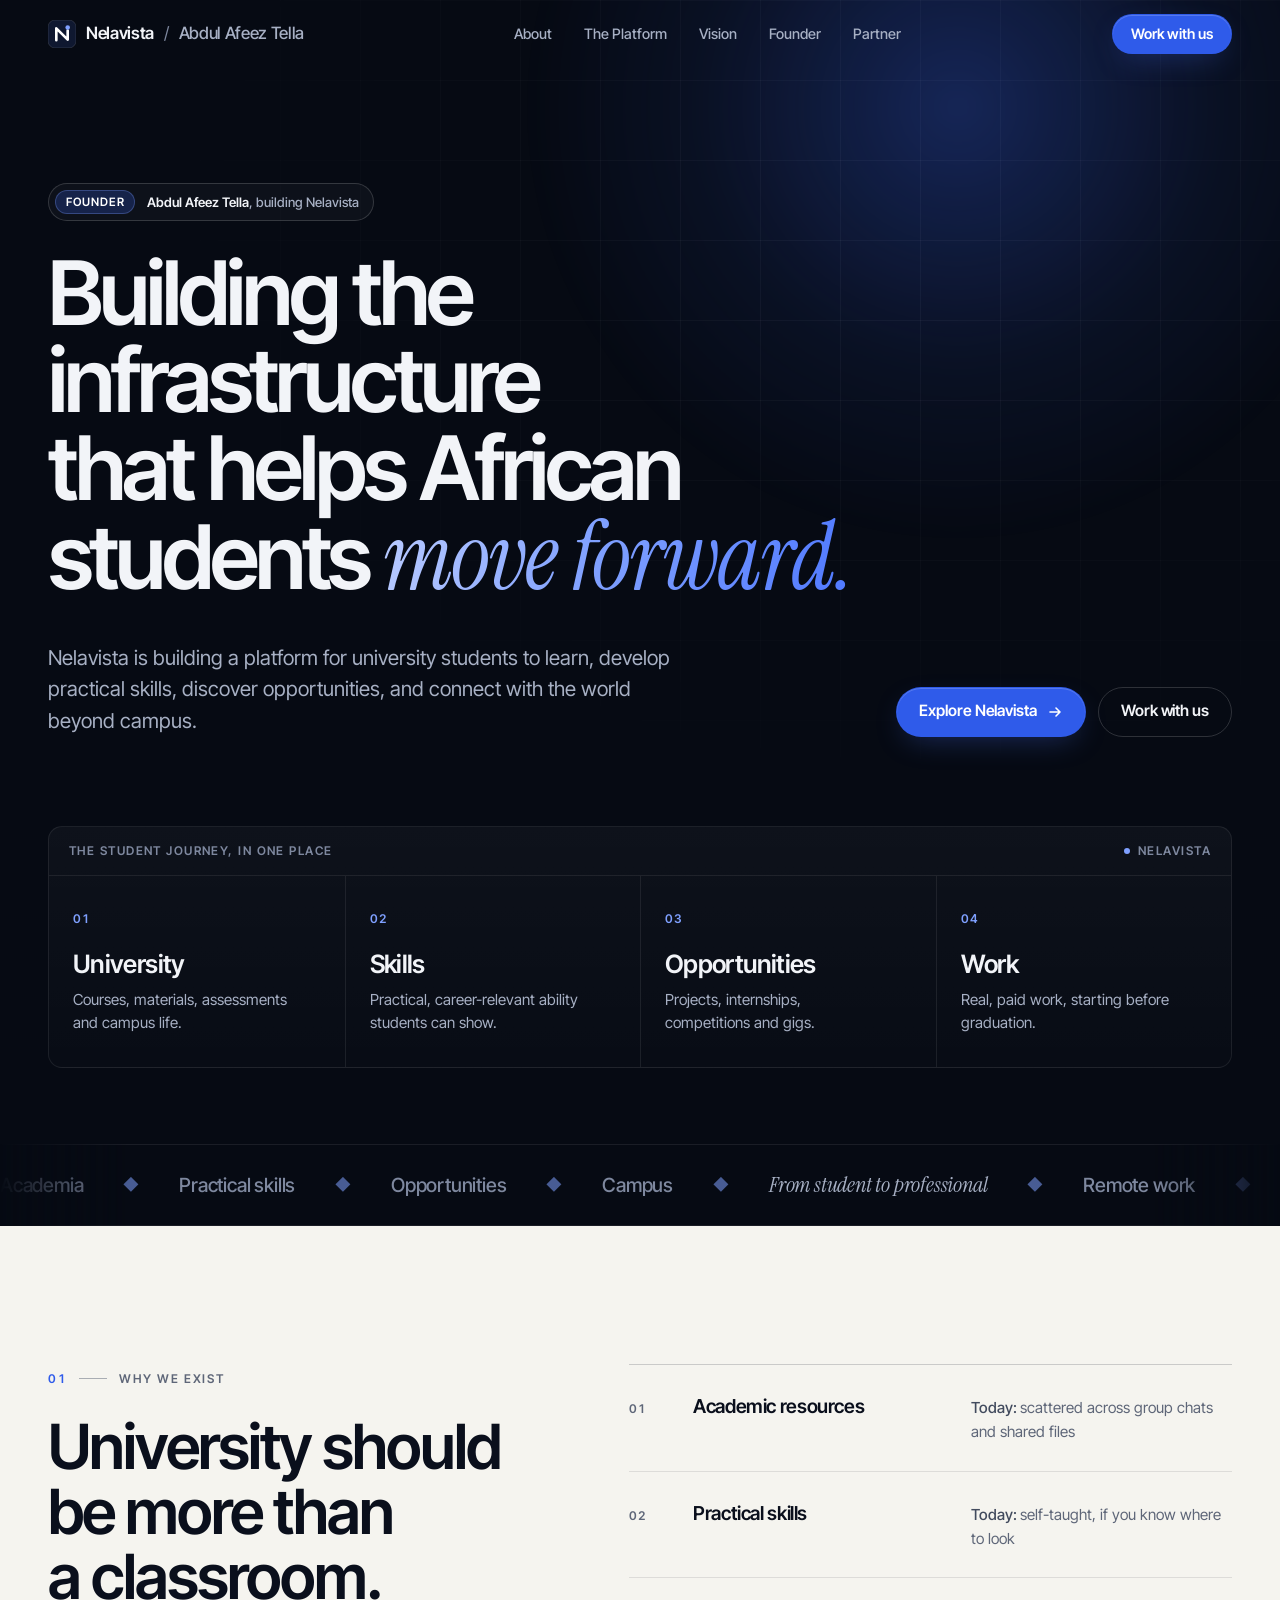
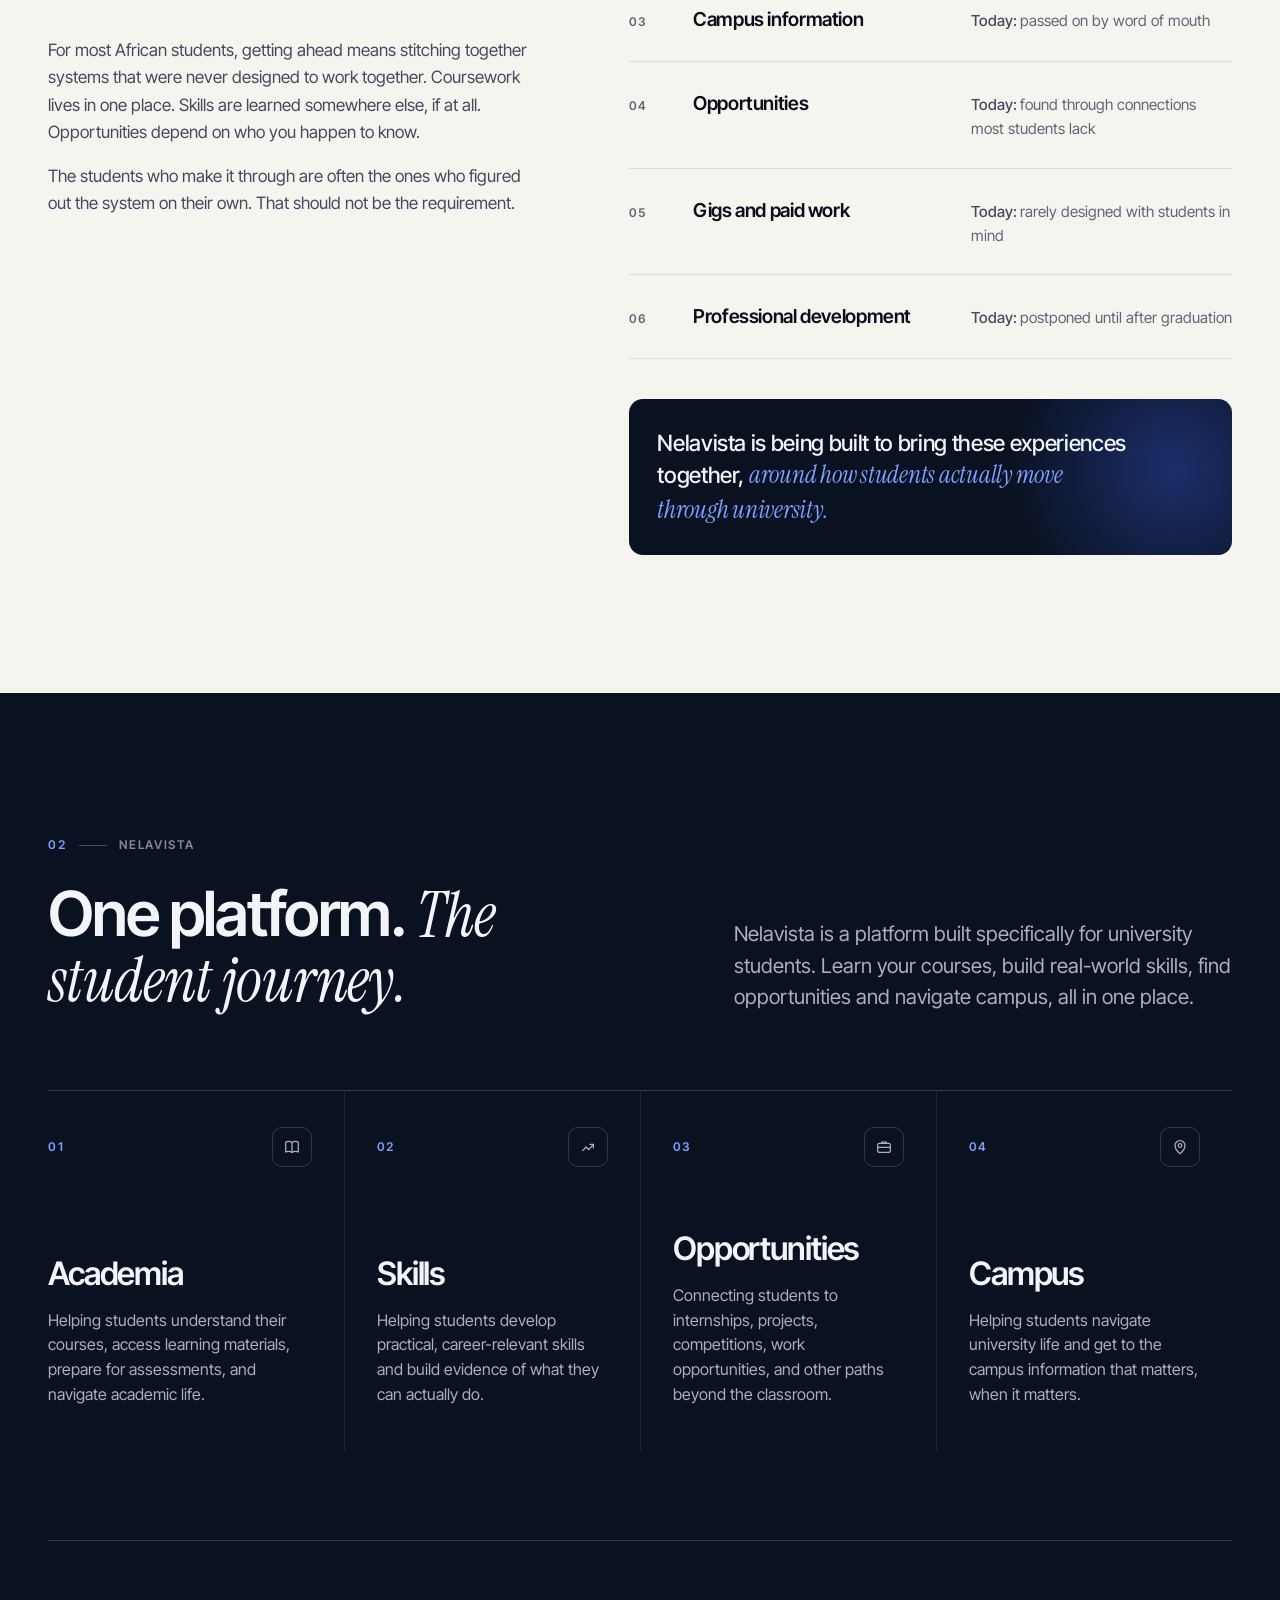
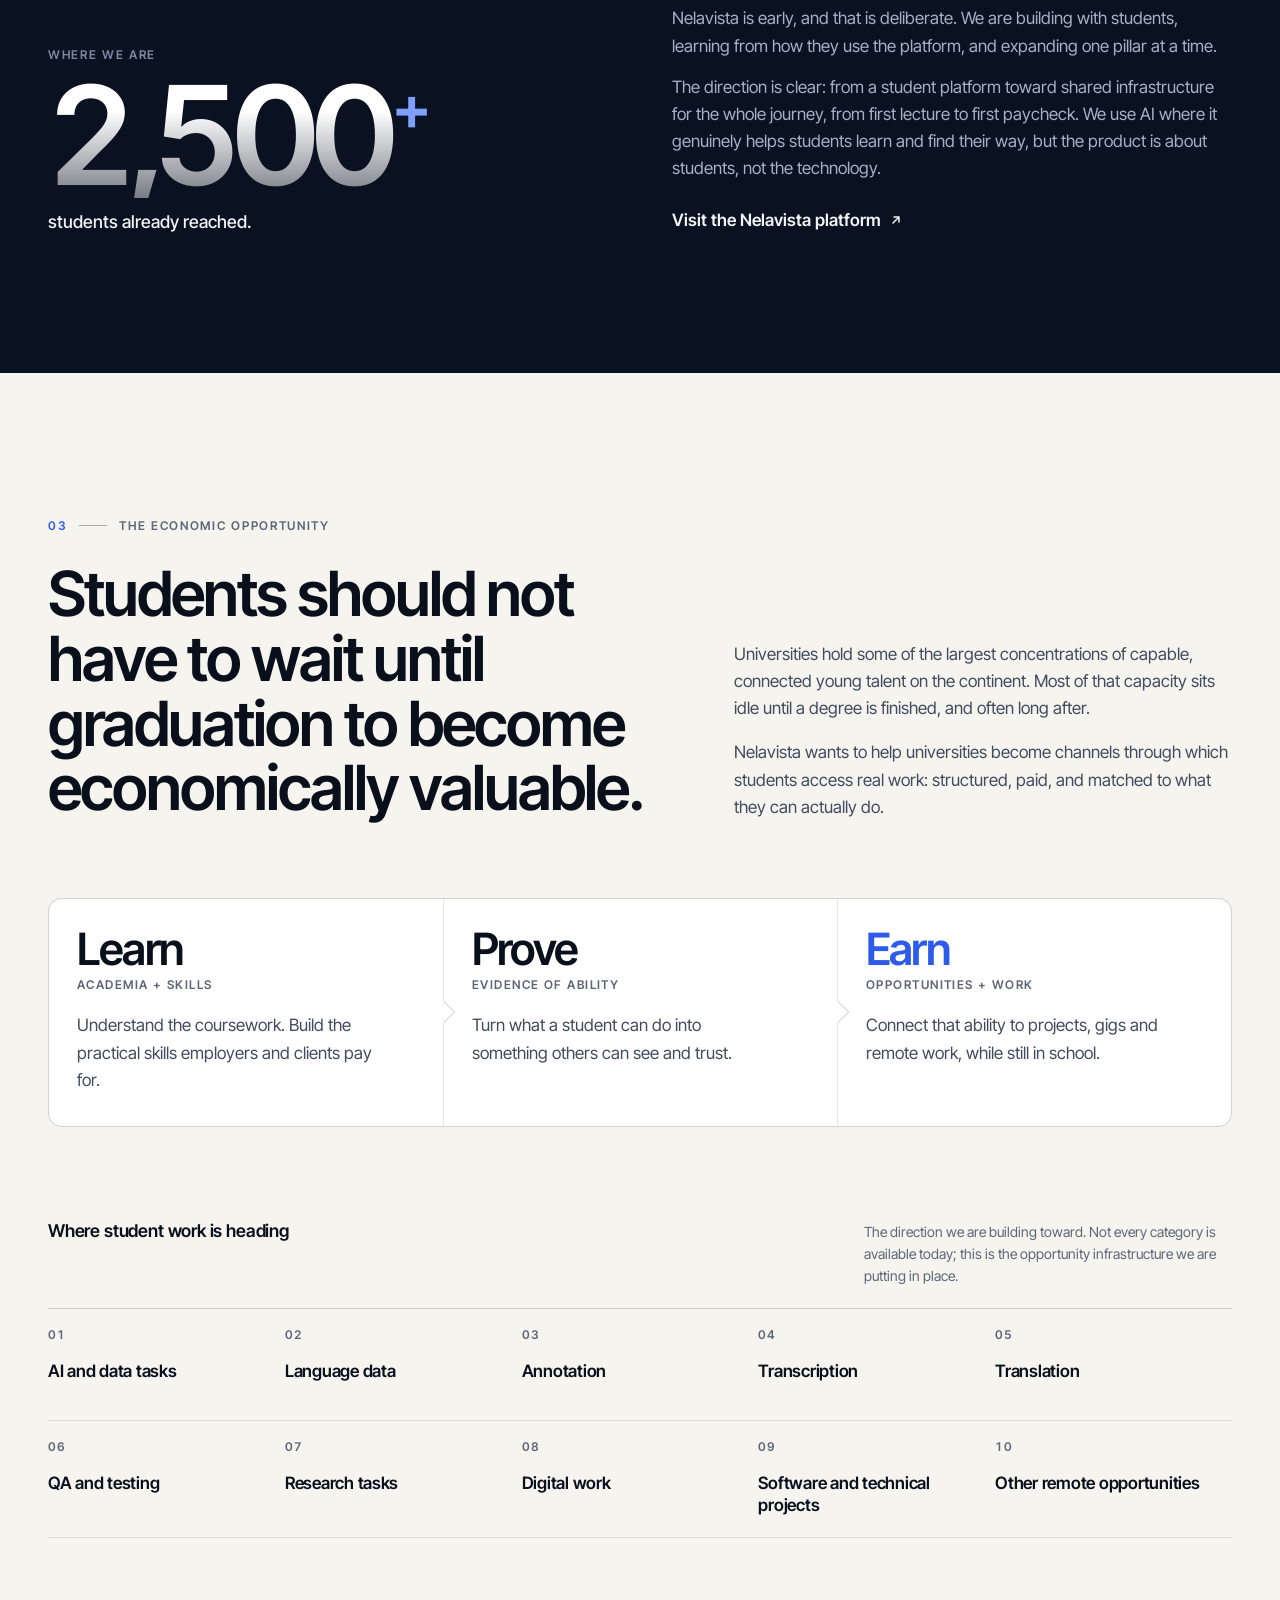
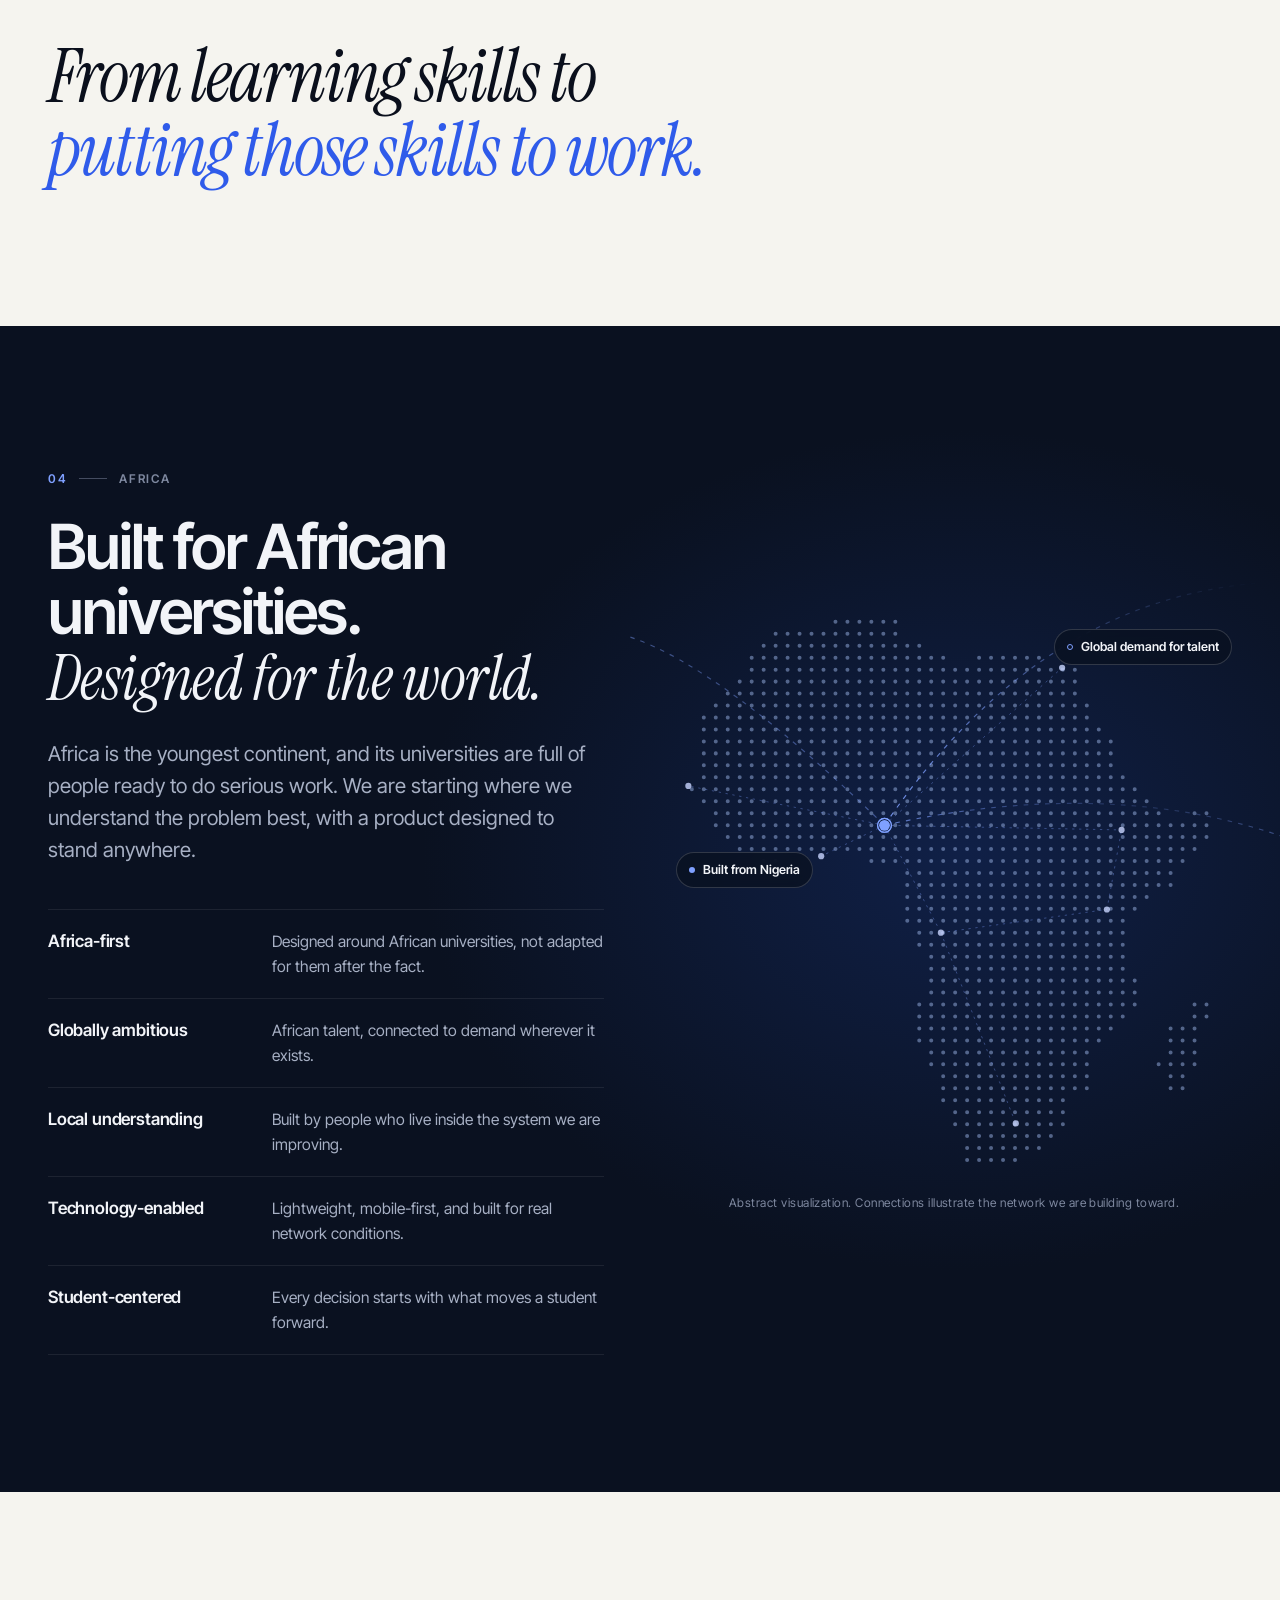
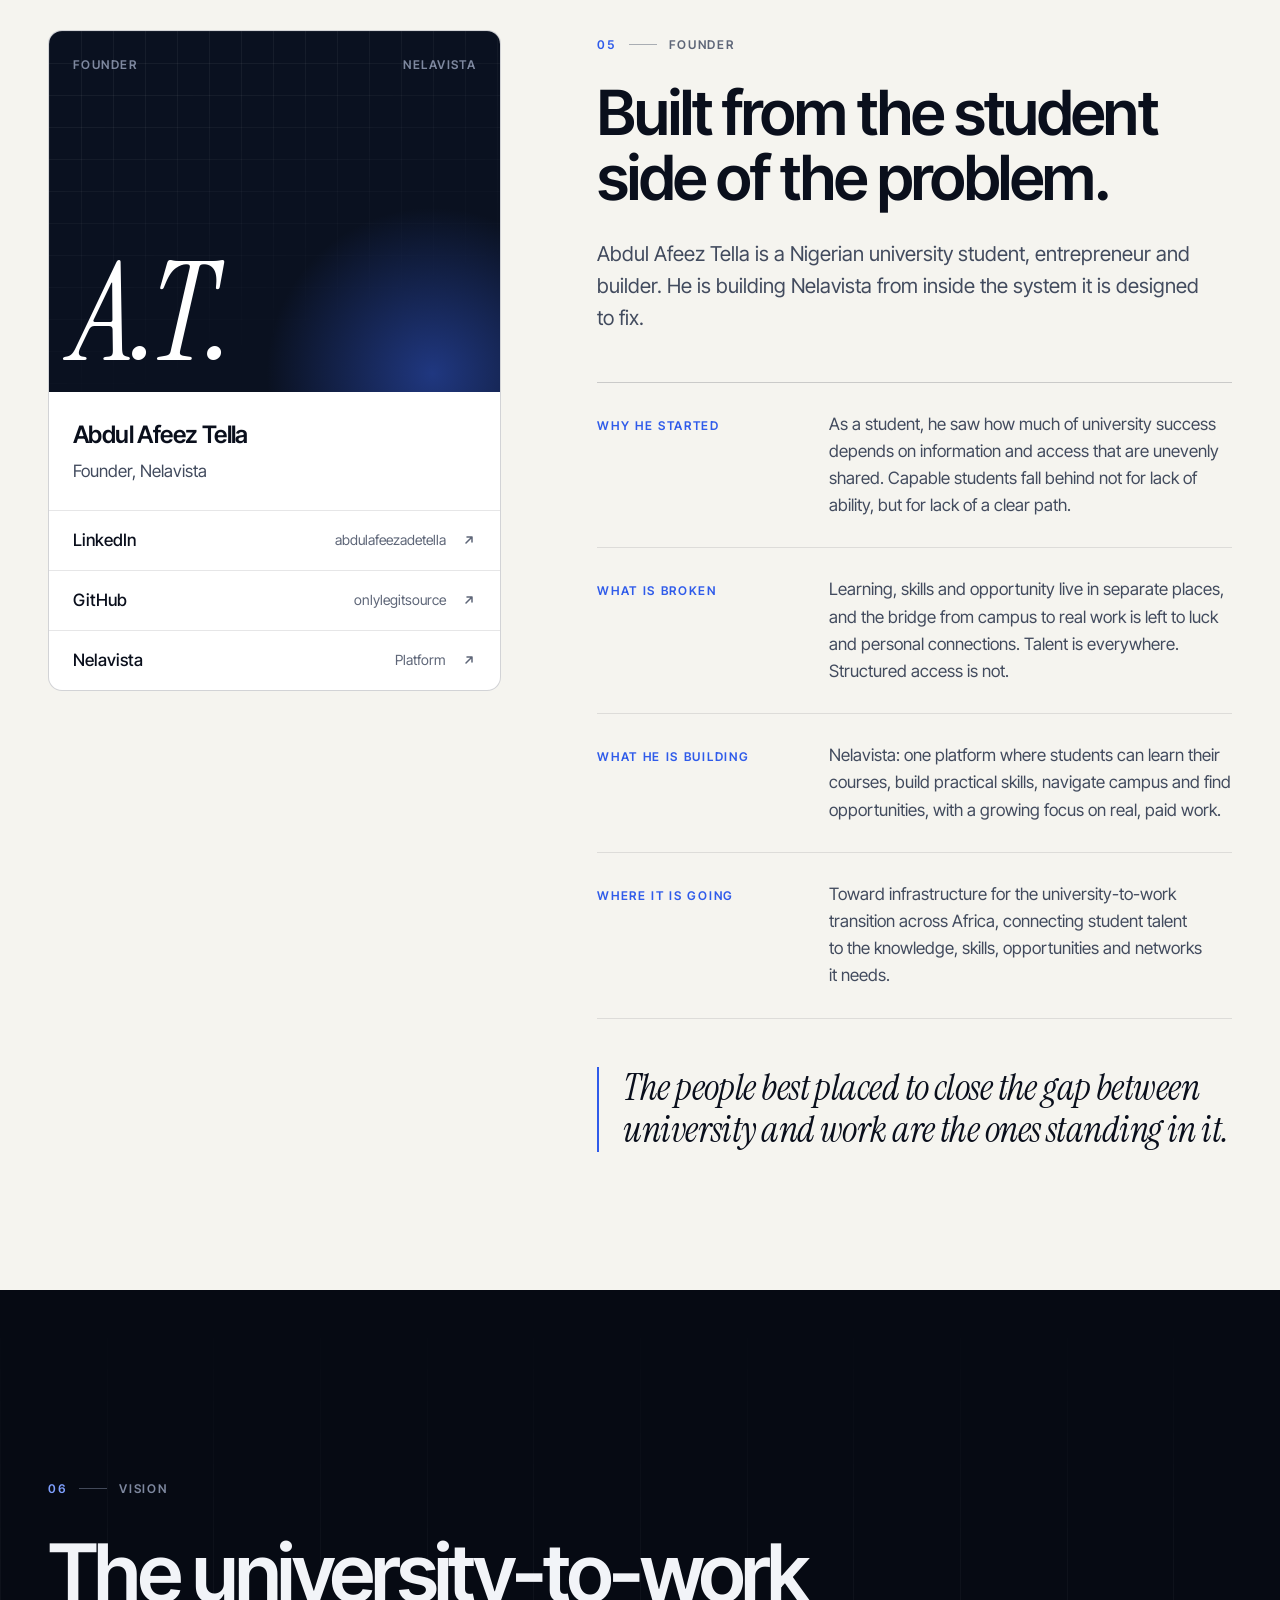
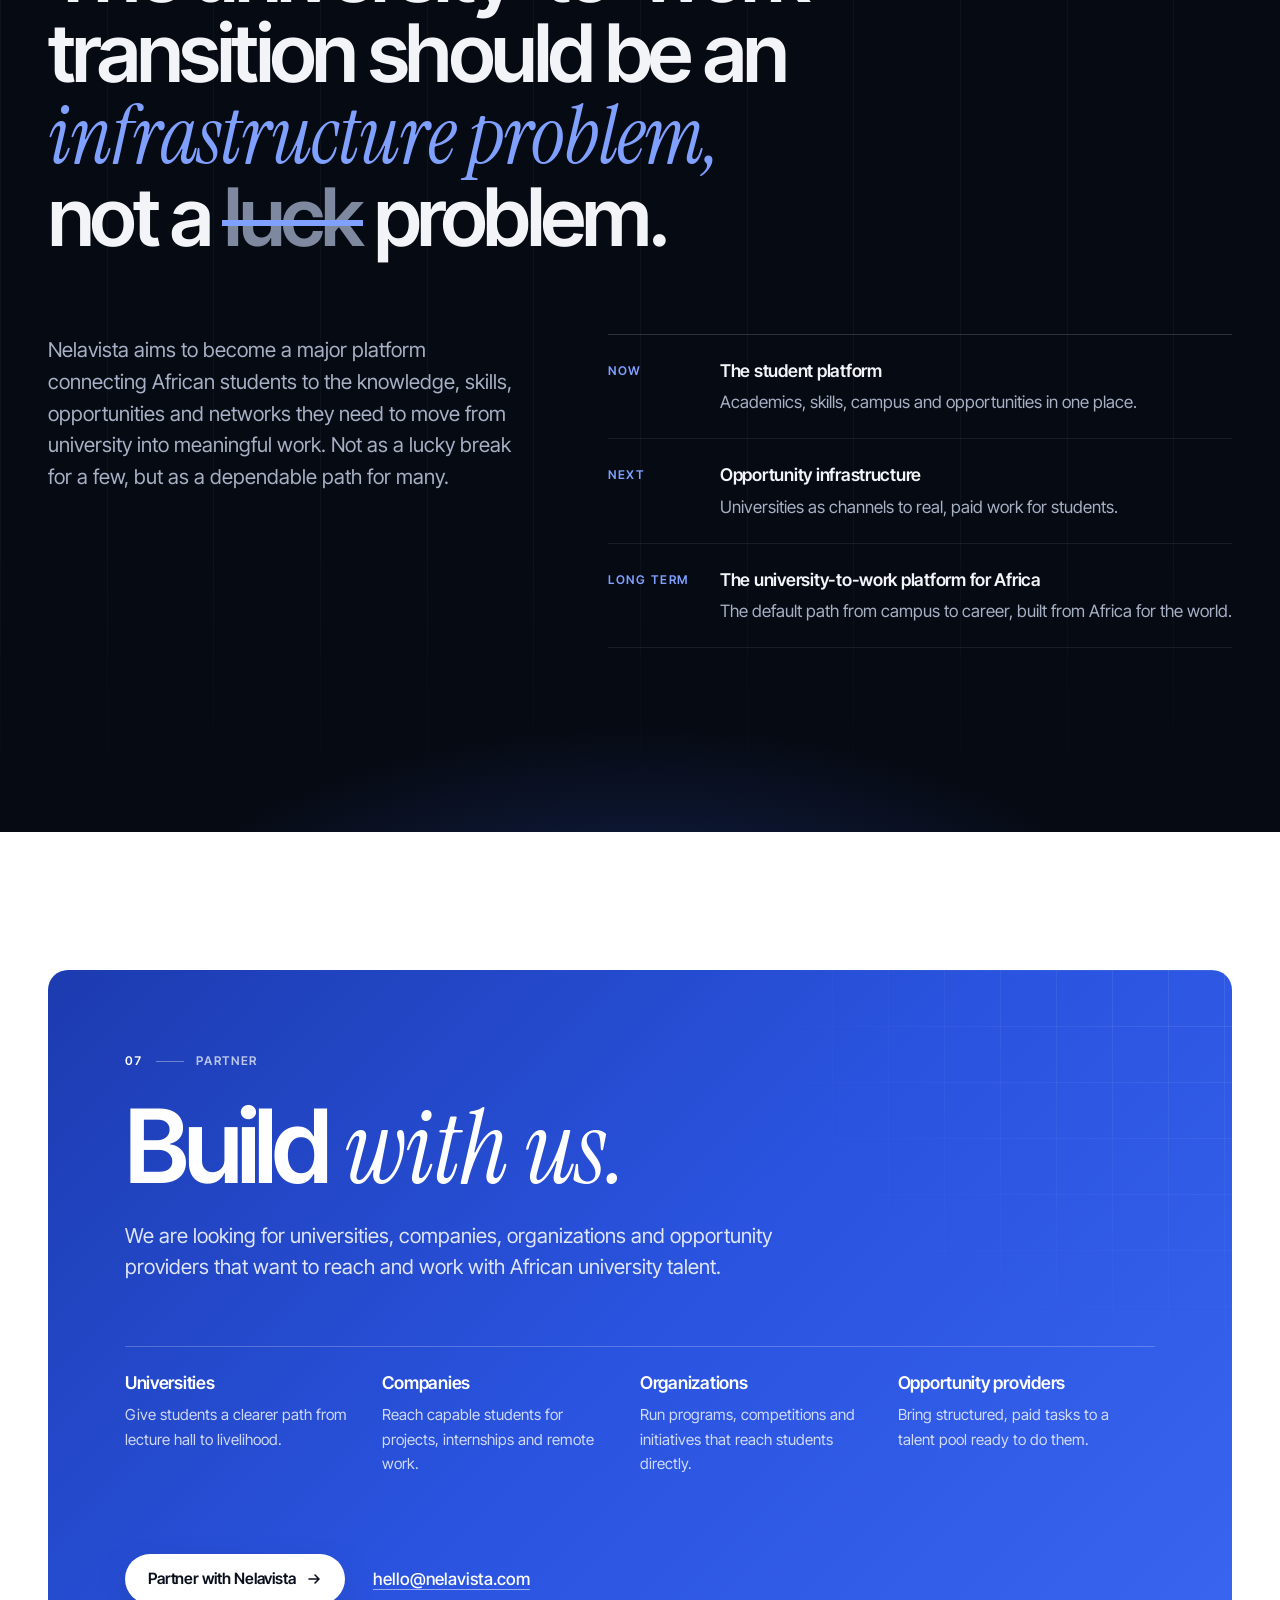
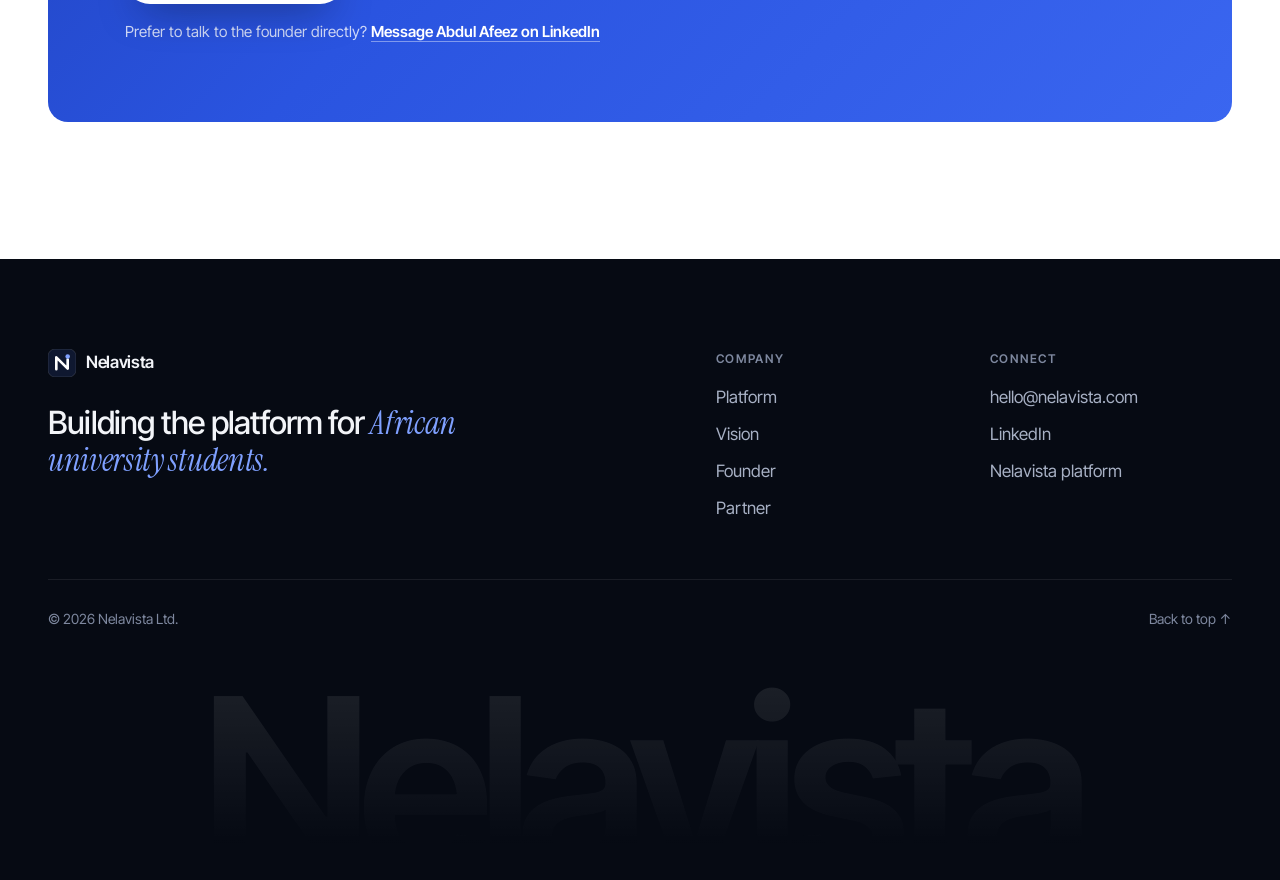
<file: index.html>
<!DOCTYPE html>
<html lang="en" class="no-js">
<head>
  <meta charset="utf-8">
  <meta name="viewport" content="width=device-width, initial-scale=1, viewport-fit=cover">
  <title>Abdul Afeez Tella | Founder of Nelavista</title>
  <meta name="description" content="Abdul Afeez Tella is the founder of Nelavista, building technology for African university students across academics, practical skills, opportunities, and the transition from university to work.">
  <meta name="author" content="Abdul Afeez Tella">
  <meta name="robots" content="index, follow, max-image-preview:large">
  <link rel="canonical" href="https://onlylegitsource.github.io/MindEra-Review/">
  <meta name="theme-color" content="#060A13">
  <meta name="color-scheme" content="dark light">

  <!-- Open Graph -->
  <meta property="og:type" content="website">
  <meta property="og:site_name" content="Abdul Afeez Tella · Nelavista">
  <meta property="og:title" content="Abdul Afeez Tella | Founder of Nelavista">
  <meta property="og:description" content="Building the platform for African university students: academics, practical skills, opportunities, and the move from university to work.">
  <meta property="og:url" content="https://onlylegitsource.github.io/MindEra-Review/">
  <meta property="og:image" content="https://onlylegitsource.github.io/MindEra-Review/assets/og-image.png">
  <meta property="og:image:width" content="1200">
  <meta property="og:image:height" content="630">
  <meta property="og:image:alt" content="Abdul Afeez Tella, Founder of Nelavista. The platform for African university students.">
  <meta property="og:locale" content="en_US">

  <!-- Twitter / X -->
  <meta name="twitter:card" content="summary_large_image">
  <meta name="twitter:title" content="Abdul Afeez Tella | Founder of Nelavista">
  <meta name="twitter:description" content="Building the platform for African university students: academics, practical skills, opportunities, and the move from university to work.">
  <meta name="twitter:image" content="https://onlylegitsource.github.io/MindEra-Review/assets/og-image.png">
  <meta name="twitter:image:alt" content="Abdul Afeez Tella, Founder of Nelavista. The platform for African university students.">

  <link rel="icon" href="assets/favicon.svg" type="image/svg+xml">
  <link rel="icon" href="assets/favicon-32.png" sizes="32x32" type="image/png">
  <link rel="apple-touch-icon" href="assets/apple-touch-icon.png">

  <link rel="preconnect" href="https://fonts.googleapis.com">
  <link rel="preconnect" href="https://fonts.gstatic.com" crossorigin>
  <link rel="stylesheet" href="https://fonts.googleapis.com/css2?family=Instrument+Serif:ital@1&family=Inter+Tight:wght@400;500;600&display=swap">
  <link rel="stylesheet" href="assets/styles.css">
  <script>document.documentElement.classList.replace('no-js', 'js');</script>
  <script src="assets/main.js" defer></script>

  <script type="application/ld+json">
  {
    "@context": "https://schema.org",
    "@graph": [
      {
        "@type": "Person",
        "@id": "https://onlylegitsource.github.io/MindEra-Review/#person",
        "name": "Abdul Afeez Tella",
        "alternateName": ["Abdul Afeez Adewale Tella", "Afeez Tella"],
        "jobTitle": "Founder",
        "description": "Nigerian university student, entrepreneur, and founder of Nelavista, a platform built for African university students.",
        "url": "https://onlylegitsource.github.io/MindEra-Review/",
        "nationality": { "@type": "Country", "name": "Nigeria" },
        "worksFor": { "@id": "https://onlylegitsource.github.io/MindEra-Review/#organization" },
        "founder": { "@id": "https://onlylegitsource.github.io/MindEra-Review/#organization" },
        "knowsAbout": ["Higher education", "Student skills development", "University-to-work transition", "Remote work", "Education technology"],
        "sameAs": [
          "https://www.linkedin.com/in/abdulafeezadetella",
          "https://github.com/onlylegitsource"
        ]
      },
      {
        "@type": "Organization",
        "@id": "https://onlylegitsource.github.io/MindEra-Review/#organization",
        "name": "Nelavista",
        "legalName": "Nelavista Ltd",
        "url": "https://tellavista.onrender.com/",
        "logo": "https://onlylegitsource.github.io/MindEra-Review/assets/apple-touch-icon.png",
        "description": "Nelavista is a platform built for African university students, helping them with academics, practical skills, and access to gigs and opportunities while they are in school.",
        "email": "hello@nelavista.com",
        "founder": { "@id": "https://onlylegitsource.github.io/MindEra-Review/#person" },
        "areaServed": { "@type": "Place", "name": "Africa" },
        "contactPoint": {
          "@type": "ContactPoint",
          "contactType": "partnerships",
          "email": "hello@nelavista.com"
        }
      },
      {
        "@type": "WebSite",
        "@id": "https://onlylegitsource.github.io/MindEra-Review/#website",
        "url": "https://onlylegitsource.github.io/MindEra-Review/",
        "name": "Abdul Afeez Tella · Nelavista",
        "inLanguage": "en",
        "publisher": { "@id": "https://onlylegitsource.github.io/MindEra-Review/#organization" },
        "about": { "@id": "https://onlylegitsource.github.io/MindEra-Review/#person" }
      }
    ]
  }
  </script>
</head>
<body>
  <a class="skip-link" href="#main">Skip to content</a>

  <!-- ================================================================ HEADER -->
  <header class="site-header" id="top">
    <div class="container site-header__inner">
      <a class="brand" href="#top" aria-label="Nelavista, Abdul Afeez Tella. Back to top">
        <svg class="brand__mark" viewBox="0 0 32 32" aria-hidden="true"><rect width="32" height="32" rx="8" fill="#0F1830" stroke="rgba(255,255,255,.14)"/><path d="M9.5 23V9.5L22.5 22.5V12" fill="none" stroke="#fff" stroke-width="3" stroke-linecap="round" stroke-linejoin="round"/><circle cx="22.5" cy="8.6" r="2.6" fill="#7FA0FF"/></svg>
        <span>Nelavista</span>
        <span class="brand__sep" aria-hidden="true">/</span>
        <span class="brand__person">Abdul Afeez Tella</span>
      </a>

      <nav class="nav" aria-label="Primary">
        <ul class="nav__list" role="list">
          <li><a class="nav__link" href="#why">About</a></li>
          <li><a class="nav__link" href="#platform">The Platform</a></li>
          <li><a class="nav__link" href="#vision">Vision</a></li>
          <li><a class="nav__link" href="#founder">Founder</a></li>
          <li><a class="nav__link" href="#partner">Partner</a></li>
        </ul>
      </nav>

      <a class="btn btn--primary header-cta" href="#partner">Work with us</a>

      <button class="menu-toggle" type="button" aria-expanded="false" aria-controls="mobile-menu">
        <span class="menu-toggle__label">Menu</span>
        <span class="menu-toggle__icon" aria-hidden="true"></span>
      </button>
    </div>
  </header>

  <div class="mobile-menu" id="mobile-menu" aria-label="Site menu" hidden>
    <nav aria-label="Mobile">
      <ul class="mobile-menu__list" role="list">
        <li><a href="#why">About <span>01</span></a></li>
        <li><a href="#platform">The Platform <span>02</span></a></li>
        <li><a href="#vision">Vision <span>03</span></a></li>
        <li><a href="#founder">Founder <span>04</span></a></li>
        <li><a href="#partner">Partner <span>05</span></a></li>
      </ul>
    </nav>
    <div class="mobile-menu__foot">
      <a class="btn btn--primary" href="#partner">Work with us</a>
      <p class="mobile-menu__meta"><a href="mailto:hello@nelavista.com">hello@nelavista.com</a></p>
    </div>
  </div>

  <main id="main">

    <!-- ================================================================ HERO -->
    <section class="hero" aria-labelledby="hero-title">
      <div class="hero__grid-bg" aria-hidden="true"></div>
      <div class="hero__glow" aria-hidden="true"></div>

      <div class="container">
        <p class="hero__eyebrow" data-hero style="--d:.05s">
          <span class="hero__eyebrow-tag">Founder</span>
          <span><strong>Abdul Afeez Tella</strong>, building Nelavista</span>
        </p>

        <h1 class="hero__title" id="hero-title" data-hero style="--d:.12s">
          Building the infrastructure that helps African students <span class="serif">move forward.</span>
        </h1>

        <div class="hero__row">
          <p class="hero__sub" data-hero style="--d:.24s">
            Nelavista is building a platform for university students to learn, develop practical skills, discover opportunities, and connect with the world beyond campus.
          </p>
          <div class="hero__ctas" data-hero style="--d:.32s">
            <a class="btn btn--primary" href="#platform">
              Explore Nelavista
              <svg viewBox="0 0 16 16" fill="none" aria-hidden="true"><path d="M3 8h10M9 4l4 4-4 4" stroke="currentColor" stroke-width="1.6" stroke-linecap="round" stroke-linejoin="round"/></svg>
            </a>
            <a class="btn btn--ghost" href="#partner">Work with us</a>
          </div>
        </div>

        <figure class="journey" data-hero style="--d:.44s" aria-labelledby="journey-caption">
          <figcaption class="journey__head">
            <span id="journey-caption">The student journey, in one place</span>
            <span class="journey__live" aria-hidden="true">Nelavista</span>
          </figcaption>
          <ol class="journey__list" role="list">
            <li class="stage">
              <span class="stage__bar" aria-hidden="true"></span>
              <span class="stage__num" aria-hidden="true">01</span>
              <p class="stage__name">University</p>
              <p class="stage__desc">Courses, materials, assessments and campus life.</p>
            </li>
            <li class="stage">
              <span class="stage__bar" aria-hidden="true"></span>
              <span class="stage__num" aria-hidden="true">02</span>
              <p class="stage__name">Skills</p>
              <p class="stage__desc">Practical, career-relevant ability students can show.</p>
            </li>
            <li class="stage">
              <span class="stage__bar" aria-hidden="true"></span>
              <span class="stage__num" aria-hidden="true">03</span>
              <p class="stage__name">Opportunities</p>
              <p class="stage__desc">Projects, internships, competitions and gigs.</p>
            </li>
            <li class="stage">
              <span class="stage__bar" aria-hidden="true"></span>
              <span class="stage__num" aria-hidden="true">04</span>
              <p class="stage__name">Work</p>
              <p class="stage__desc">Real, paid work, starting before graduation.</p>
            </li>
          </ol>
        </figure>
      </div>
    </section>

    <div class="marquee" aria-hidden="true">
      <div class="marquee__track">
        <div class="marquee__group">
          <span>Academia</span><span>◆</span><span>Practical skills</span><span>◆</span><span>Opportunities</span><span>◆</span><span>Campus</span><span>◆</span><span><em>From student to professional</em></span><span>◆</span><span>Remote work</span><span>◆</span><span>Paid gigs</span><span>◆</span><span>Africa-first</span><span>◆</span>
        </div>
        <div class="marquee__group">
          <span>Academia</span><span>◆</span><span>Practical skills</span><span>◆</span><span>Opportunities</span><span>◆</span><span>Campus</span><span>◆</span><span><em>From student to professional</em></span><span>◆</span><span>Remote work</span><span>◆</span><span>Paid gigs</span><span>◆</span><span>Africa-first</span><span>◆</span>
        </div>
      </div>
    </div>

    <!-- ================================================================ WHY -->
    <section class="section surface-light why" id="why" aria-labelledby="why-title">
      <div class="container why__layout">
        <div class="why__intro" data-reveal>
          <p class="eyebrow"><span class="eyebrow__num">01</span><span class="eyebrow__rule" aria-hidden="true"></span>Why we exist</p>
          <h2 class="h2" id="why-title">University should be more than a classroom.</h2>
          <div class="prose">
            <p>For most African students, getting ahead means stitching together systems that were never designed to work together. Coursework lives in one place. Skills are learned somewhere else, if at all. Opportunities depend on who you happen to know.</p>
            <p>The students who make it through are often the ones who figured out the system on their own. That should not be the requirement.</p>
          </div>
        </div>

        <div>
          <ol class="fragments" role="list" aria-label="What students navigate separately today">
            <li class="fragment" data-reveal><span class="fragment__num">01</span><span class="fragment__name">Academic resources</span><span class="fragment__today">scattered across group chats and shared files</span></li>
            <li class="fragment" data-reveal style="--d:.05s"><span class="fragment__num">02</span><span class="fragment__name">Practical skills</span><span class="fragment__today">self-taught, if you know where to look</span></li>
            <li class="fragment" data-reveal style="--d:.1s"><span class="fragment__num">03</span><span class="fragment__name">Campus information</span><span class="fragment__today">passed on by word of mouth</span></li>
            <li class="fragment" data-reveal style="--d:.15s"><span class="fragment__num">04</span><span class="fragment__name">Opportunities</span><span class="fragment__today">found through connections most students lack</span></li>
            <li class="fragment" data-reveal style="--d:.2s"><span class="fragment__num">05</span><span class="fragment__name">Gigs and paid work</span><span class="fragment__today">rarely designed with students in mind</span></li>
            <li class="fragment" data-reveal style="--d:.25s"><span class="fragment__num">06</span><span class="fragment__name">Professional development</span><span class="fragment__today">postponed until after graduation</span></li>
          </ol>

          <div class="why__resolve" data-reveal>
            <p>Nelavista is being built to bring these experiences together, <span class="serif">around how students actually move through university.</span></p>
          </div>
        </div>
      </div>
    </section>

    <!-- ================================================================ PLATFORM -->
    <section class="section surface-dark platform" id="platform" aria-labelledby="platform-title">
      <div class="container">
        <div class="section-head section-head--split">
          <div data-reveal>
            <p class="eyebrow"><span class="eyebrow__num">02</span><span class="eyebrow__rule" aria-hidden="true"></span>Nelavista</p>
            <h2 class="h2" id="platform-title">One platform. <span class="serif">The student journey.</span></h2>
          </div>
          <p class="lead" data-reveal style="--d:.08s">Nelavista is a platform built specifically for university students. Learn your courses, build real-world skills, find opportunities and navigate campus, all in one place.</p>
        </div>

        <ol class="pillars" role="list">
          <li class="pillar" data-reveal>
            <div class="pillar__top">
              <span class="pillar__num">01</span>
              <span class="pillar__icon" aria-hidden="true"><svg viewBox="0 0 20 20" fill="none"><path d="M3 4.5c2.5-1 4.8-1 7 .5 2.2-1.5 4.5-1.5 7-.5v11c-2.5-1-4.8-1-7 .5-2.2-1.5-4.5-1.5-7-.5v-11Z" stroke="currentColor" stroke-width="1.4" stroke-linejoin="round"/><path d="M10 5v11" stroke="currentColor" stroke-width="1.4"/></svg></span>
            </div>
            <h3 class="pillar__name">Academia</h3>
            <p class="pillar__desc">Helping students understand their courses, access learning materials, prepare for assessments, and navigate academic life.</p>
          </li>
          <li class="pillar" data-reveal style="--d:.06s">
            <div class="pillar__top">
              <span class="pillar__num">02</span>
              <span class="pillar__icon" aria-hidden="true"><svg viewBox="0 0 20 20" fill="none"><path d="m4 14 4-4 3 3 5-6" stroke="currentColor" stroke-width="1.4" stroke-linecap="round" stroke-linejoin="round"/><path d="M12 7h4v4" stroke="currentColor" stroke-width="1.4" stroke-linecap="round" stroke-linejoin="round"/></svg></span>
            </div>
            <h3 class="pillar__name">Skills</h3>
            <p class="pillar__desc">Helping students develop practical, career-relevant skills and build evidence of what they can actually do.</p>
          </li>
          <li class="pillar" data-reveal style="--d:.12s">
            <div class="pillar__top">
              <span class="pillar__num">03</span>
              <span class="pillar__icon" aria-hidden="true"><svg viewBox="0 0 20 20" fill="none"><rect x="3" y="6" width="14" height="10" rx="1.5" stroke="currentColor" stroke-width="1.4"/><path d="M7.5 6V4.5h5V6M3 10.5h14" stroke="currentColor" stroke-width="1.4"/></svg></span>
            </div>
            <h3 class="pillar__name">Opportunities</h3>
            <p class="pillar__desc">Connecting students to internships, projects, competitions, work opportunities, and other paths beyond the classroom.</p>
          </li>
          <li class="pillar" data-reveal style="--d:.18s">
            <div class="pillar__top">
              <span class="pillar__num">04</span>
              <span class="pillar__icon" aria-hidden="true"><svg viewBox="0 0 20 20" fill="none"><path d="M10 17.5s5.5-4.6 5.5-9.2A5.5 5.5 0 0 0 4.5 8.3c0 4.6 5.5 9.2 5.5 9.2Z" stroke="currentColor" stroke-width="1.4" stroke-linejoin="round"/><circle cx="10" cy="8.3" r="2" stroke="currentColor" stroke-width="1.4"/></svg></span>
            </div>
            <h3 class="pillar__name">Campus</h3>
            <p class="pillar__desc">Helping students navigate university life and get to the campus information that matters, when it matters.</p>
          </li>
        </ol>

        <div class="platform__foot">
          <div class="traction" data-reveal>
            <p class="traction__label">Where we are</p>
            <p class="traction__num" aria-label="2,500 plus"><span data-count="2500">2,500</span><sup aria-hidden="true">+</sup></p>
            <p class="traction__caption">students already reached.</p>
          </div>
          <div class="platform__note" data-reveal style="--d:.08s">
            <p>Nelavista is early, and that is deliberate. We are building with students, learning from how they use the platform, and expanding one pillar at a time.</p>
            <p>The direction is clear: from a student platform toward shared infrastructure for the whole journey, from first lecture to first paycheck. We use AI where it genuinely helps students learn and find their way, but the product is about students, not the technology.</p>
            <a class="text-link" href="https://tellavista.onrender.com/" target="_blank" rel="noopener">
              Visit the Nelavista platform
              <svg viewBox="0 0 14 14" fill="none" aria-hidden="true"><path d="M4 10 10 4M5 4h5v5" stroke="currentColor" stroke-width="1.5" stroke-linecap="round" stroke-linejoin="round"/></svg>
              <span class="visually-hidden">(opens in a new tab)</span>
            </a>
          </div>
        </div>
      </div>
    </section>

    <!-- ================================================================ ECONOMY -->
    <section class="section surface-light economy" id="opportunity" aria-labelledby="economy-title">
      <div class="container">
        <div class="section-head section-head--split">
          <div data-reveal>
            <p class="eyebrow"><span class="eyebrow__num">03</span><span class="eyebrow__rule" aria-hidden="true"></span>The economic opportunity</p>
            <h2 class="h2" id="economy-title">Students should not have to wait until graduation to become economically valuable.</h2>
          </div>
          <div class="prose" data-reveal style="--d:.08s">
            <p>Universities hold some of the largest concentrations of capable, connected young talent on the continent. Most of that capacity sits idle until a degree is finished, and often long after.</p>
            <p>Nelavista wants to help universities become channels through which students access real work: structured, paid, and matched to what they can actually do.</p>
          </div>
        </div>

        <ol class="flow" role="list" data-reveal>
          <li class="flow__step">
            <p class="flow__verb">Learn</p>
            <p class="flow__label">Academia + Skills</p>
            <p class="flow__desc">Understand the coursework. Build the practical skills employers and clients pay for.</p>
          </li>
          <li class="flow__step">
            <p class="flow__verb">Prove</p>
            <p class="flow__label">Evidence of ability</p>
            <p class="flow__desc">Turn what a student can do into something others can see and trust.</p>
          </li>
          <li class="flow__step">
            <p class="flow__verb">Earn</p>
            <p class="flow__label">Opportunities + Work</p>
            <p class="flow__desc">Connect that ability to projects, gigs and remote work, while still in school.</p>
          </li>
        </ol>

        <div data-reveal>
          <div class="workgrid-head">
            <h3>Where student work is heading</h3>
            <p>The direction we are building toward. Not every category is available today; this is the opportunity infrastructure we are putting in place.</p>
          </div>
          <ul class="workgrid" role="list">
            <li><span>01</span>AI and data tasks</li>
            <li><span>02</span>Language data</li>
            <li><span>03</span>Annotation</li>
            <li><span>04</span>Transcription</li>
            <li><span>05</span>Translation</li>
            <li><span>06</span>QA and testing</li>
            <li><span>07</span>Research tasks</li>
            <li><span>08</span>Digital work</li>
            <li><span>09</span>Software and technical projects</li>
            <li><span>10</span>Other remote opportunities</li>
          </ul>
        </div>

        <p class="economy__close" data-reveal>From learning skills to <span>putting those skills to work.</span></p>
      </div>
    </section>

    <!-- ================================================================ AFRICA -->
    <section class="section surface-dark africa" id="africa" aria-labelledby="africa-title">
      <div class="container africa__layout">
        <div>
          <div data-reveal>
            <p class="eyebrow"><span class="eyebrow__num">04</span><span class="eyebrow__rule" aria-hidden="true"></span>Africa</p>
            <h2 class="h2" id="africa-title">Built for African universities. <span class="serif">Designed for the world.</span></h2>
            <p class="lead">Africa is the youngest continent, and its universities are full of people ready to do serious work. We are starting where we understand the problem best, with a product designed to stand anywhere.</p>
          </div>
          <dl class="traits" data-reveal style="--d:.08s">
            <div class="trait"><dt>Africa-first</dt><dd>Designed around African universities, not adapted for them after the fact.</dd></div>
            <div class="trait"><dt>Globally ambitious</dt><dd>African talent, connected to demand wherever it exists.</dd></div>
            <div class="trait"><dt>Local understanding</dt><dd>Built by people who live inside the system we are improving.</dd></div>
            <div class="trait"><dt>Technology-enabled</dt><dd>Lightweight, mobile-first, and built for real network conditions.</dd></div>
            <div class="trait"><dt>Student-centered</dt><dd>Every decision starts with what moves a student forward.</dd></div>
          </dl>
        </div>

        <figure class="map" data-reveal style="--d:.1s">
          <div class="map__frame">
            <img class="map__dots" src="assets/africa-dots.svg" alt="" width="720" height="740" loading="lazy" decoding="async">
            <svg class="map__overlay" viewBox="0 0 720 740" aria-hidden="true">
              <defs>
                <linearGradient id="arcGradient" x1="0" y1="1" x2="1" y2="0">
                  <stop offset="0" stop-color="#7FA0FF" stop-opacity=".9"/>
                  <stop offset="1" stop-color="#7FA0FF" stop-opacity="0"/>
                </linearGradient>
              </defs>
              <!-- network links -->
              <path class="map__link" d="M270 284 L188 324 M270 284 L343 423 M270 284 L577 290 M270 284 L500 80 M270 284 L16 233 M343 423 L558 393 M343 423 L440 670 M558 393 L577 290"/>
              <!-- reach beyond the continent -->
              <path class="map__arc" d="M270 284 Q 470 -10 760 -30"/>
              <path class="map__arc" d="M270 284 Q 60 80 -60 40"/>
              <path class="map__arc" d="M270 284 Q 560 220 790 300"/>
              <!-- nodes -->
              <circle class="map__node--soft" cx="188" cy="324" r="4"/>
              <circle class="map__node--soft" cx="343" cy="423" r="4"/>
              <circle class="map__node--soft" cx="577" cy="290" r="4"/>
              <circle class="map__node--soft" cx="500" cy="80" r="4"/>
              <circle class="map__node--soft" cx="16" cy="233" r="4"/>
              <circle class="map__node--soft" cx="558" cy="393" r="4"/>
              <circle class="map__node--soft" cx="440" cy="670" r="4"/>
              <circle class="map__pulse" cx="270" cy="284" r="9"/>
              <circle class="map__pulse map__pulse--late" cx="270" cy="284" r="9"/>
              <circle class="map__node" cx="270" cy="284" r="7"/>
            </svg>
            <span class="map__label map__label--home">Built from Nigeria</span>
            <span class="map__label map__label--world">Global demand for talent</span>
          </div>
          <figcaption class="map__caption">Abstract visualization. Connections illustrate the network we are building toward.</figcaption>
        </figure>
      </div>
    </section>

    <!-- ================================================================ FOUNDER -->
    <section class="section surface-light founder" id="founder" aria-labelledby="founder-title">
      <div class="container founder__layout">
        <aside class="founder__card" data-reveal aria-label="Founder profile">
          <div class="founder__plate" aria-hidden="true">
            <div class="founder__plate-meta"><span>Founder</span><span>Nelavista</span></div>
            <p class="founder__monogram">A.T.</p>
          </div>
          <div class="founder__id">
            <p class="founder__name">Abdul Afeez Tella</p>
            <p class="founder__role">Founder, Nelavista</p>
          </div>
          <ul class="founder__links" role="list">
            <li><a href="https://www.linkedin.com/in/abdulafeezadetella" target="_blank" rel="noopener me">LinkedIn <span>abdulafeezadetella</span><svg viewBox="0 0 14 14" fill="none" aria-hidden="true"><path d="M4 10 10 4M5 4h5v5" stroke="currentColor" stroke-width="1.5" stroke-linecap="round" stroke-linejoin="round"/></svg><span class="visually-hidden">(opens in a new tab)</span></a></li>
            <li><a href="https://github.com/onlylegitsource" target="_blank" rel="noopener me">GitHub <span>onlylegitsource</span><svg viewBox="0 0 14 14" fill="none" aria-hidden="true"><path d="M4 10 10 4M5 4h5v5" stroke="currentColor" stroke-width="1.5" stroke-linecap="round" stroke-linejoin="round"/></svg><span class="visually-hidden">(opens in a new tab)</span></a></li>
            <li><a href="https://tellavista.onrender.com/" target="_blank" rel="noopener">Nelavista <span>Platform</span><svg viewBox="0 0 14 14" fill="none" aria-hidden="true"><path d="M4 10 10 4M5 4h5v5" stroke="currentColor" stroke-width="1.5" stroke-linecap="round" stroke-linejoin="round"/></svg><span class="visually-hidden">(opens in a new tab)</span></a></li>
          </ul>
        </aside>

        <div class="founder__story">
          <div data-reveal>
            <p class="eyebrow"><span class="eyebrow__num">05</span><span class="eyebrow__rule" aria-hidden="true"></span>Founder</p>
            <h2 class="h2" id="founder-title">Built from the student side of the problem.</h2>
            <p class="lead">Abdul Afeez Tella is a Nigerian university student, entrepreneur and builder. He is building Nelavista from inside the system it is designed to fix.</p>
          </div>

          <div class="story">
            <div class="story__item" data-reveal>
              <h3>Why he started</h3>
              <p>As a student, he saw how much of university success depends on information and access that are unevenly shared. Capable students fall behind not for lack of ability, but for lack of a clear path.</p>
            </div>
            <div class="story__item" data-reveal>
              <h3>What is broken</h3>
              <p>Learning, skills and opportunity live in separate places, and the bridge from campus to real work is left to luck and personal connections. Talent is everywhere. Structured access is not.</p>
            </div>
            <div class="story__item" data-reveal>
              <h3>What he is building</h3>
              <p>Nelavista: one platform where students can learn their courses, build practical skills, navigate campus and find opportunities, with a growing focus on real, paid work.</p>
            </div>
            <div class="story__item" data-reveal>
              <h3>Where it is going</h3>
              <p>Toward infrastructure for the university-to-work transition across Africa, connecting student talent to the knowledge, skills, opportunities and networks it needs.</p>
            </div>
          </div>

          <p class="founder__statement" data-reveal>The people best placed to close the gap between university and work are the ones standing in it.</p>
        </div>
      </div>
    </section>

    <!-- ================================================================ VISION -->
    <section class="section surface-ink vision" id="vision" aria-labelledby="vision-title">
      <div class="vision__lines" aria-hidden="true"></div>
      <div class="vision__glow" aria-hidden="true"></div>
      <div class="container">
        <div data-reveal>
          <p class="eyebrow"><span class="eyebrow__num">06</span><span class="eyebrow__rule" aria-hidden="true"></span>Vision</p>
          <h2 class="vision__title" id="vision-title">The university-to-work transition should be an <span class="serif">infrastructure problem,</span> not a <span class="strike">luck</span> problem.</h2>
        </div>

        <div class="vision__body">
          <p class="lead" data-reveal>Nelavista aims to become a major platform connecting African students to the knowledge, skills, opportunities and networks they need to move from university into meaningful work. Not as a lucky break for a few, but as a dependable path for many.</p>

          <dl class="horizons" data-reveal style="--d:.08s">
            <div class="horizon"><dt>Now</dt><dd><strong>The student platform</strong>Academics, skills, campus and opportunities in one place.</dd></div>
            <div class="horizon"><dt>Next</dt><dd><strong>Opportunity infrastructure</strong>Universities as channels to real, paid work for students.</dd></div>
            <div class="horizon"><dt>Long term</dt><dd><strong>The university-to-work platform for Africa</strong>The default path from campus to career, built from Africa for the world.</dd></div>
          </dl>
        </div>
      </div>
    </section>

    <!-- ================================================================ PARTNER -->
    <section class="section surface-white partner" id="partner" aria-labelledby="partner-title">
      <div class="container">
        <div class="partner__panel" data-reveal>
          <p class="eyebrow"><span class="eyebrow__num">07</span><span class="eyebrow__rule" aria-hidden="true"></span>Partner</p>
          <h2 class="partner__title" id="partner-title">Build <span class="serif">with us.</span></h2>
          <p class="partner__sub">We are looking for universities, companies, organizations and opportunity providers that want to reach and work with African university talent.</p>

          <ul class="audiences" role="list">
            <li class="audience"><h3>Universities</h3><p>Give students a clearer path from lecture hall to livelihood.</p></li>
            <li class="audience"><h3>Companies</h3><p>Reach capable students for projects, internships and remote work.</p></li>
            <li class="audience"><h3>Organizations</h3><p>Run programs, competitions and initiatives that reach students directly.</p></li>
            <li class="audience"><h3>Opportunity providers</h3><p>Bring structured, paid tasks to a talent pool ready to do them.</p></li>
          </ul>

          <div class="partner__actions">
            <a class="btn" href="mailto:hello@nelavista.com?subject=Partnering%20with%20Nelavista">
              Partner with Nelavista
              <svg viewBox="0 0 16 16" fill="none" aria-hidden="true"><path d="M3 8h10M9 4l4 4-4 4" stroke="currentColor" stroke-width="1.6" stroke-linecap="round" stroke-linejoin="round"/></svg>
            </a>
            <p class="partner__email"><a href="mailto:hello@nelavista.com">hello@nelavista.com</a></p>
          </div>
          <p class="partner__alt" style="margin-top:16px">Prefer to talk to the founder directly? <a href="https://www.linkedin.com/in/abdulafeezadetella" target="_blank" rel="noopener">Message Abdul Afeez on LinkedIn<span class="visually-hidden"> (opens in a new tab)</span></a></p>
        </div>
      </div>
    </section>
  </main>

  <!-- ================================================================ FOOTER -->
  <footer class="site-footer">
    <div class="container">
      <div class="footer__top">
        <div>
          <a class="brand" href="#top" aria-label="Nelavista. Back to top">
            <svg class="brand__mark" viewBox="0 0 32 32" aria-hidden="true"><rect width="32" height="32" rx="8" fill="#0F1830" stroke="rgba(255,255,255,.14)"/><path d="M9.5 23V9.5L22.5 22.5V12" fill="none" stroke="#fff" stroke-width="3" stroke-linecap="round" stroke-linejoin="round"/><circle cx="22.5" cy="8.6" r="2.6" fill="#7FA0FF"/></svg>
            <span style="color:var(--on-dark)">Nelavista</span>
          </a>
          <p class="footer__tagline">Building the platform for <span class="serif">African university students.</span></p>
        </div>
        <div class="footer__cols">
          <nav class="footer__col" aria-label="Footer">
            <h2>Company</h2>
            <ul role="list">
              <li><a href="#platform">Platform</a></li>
              <li><a href="#vision">Vision</a></li>
              <li><a href="#founder">Founder</a></li>
              <li><a href="#partner">Partner</a></li>
            </ul>
          </nav>
          <div class="footer__col">
            <h2>Connect</h2>
            <ul role="list">
              <li><a href="mailto:hello@nelavista.com">hello@nelavista.com</a></li>
              <li><a href="https://www.linkedin.com/in/abdulafeezadetella" target="_blank" rel="noopener">LinkedIn<span class="visually-hidden"> (opens in a new tab)</span></a></li>
              <li><a href="https://tellavista.onrender.com/" target="_blank" rel="noopener">Nelavista platform<span class="visually-hidden"> (opens in a new tab)</span></a></li>
            </ul>
          </div>
        </div>
      </div>
      <div class="footer__bottom">
        <p>© 2026 Nelavista Ltd.</p>
        <p><a href="#top">Back to top ↑</a></p>
      </div>
    </div>
    <p class="footer__word" aria-hidden="true">Nelavista</p>
  </footer>
</body>
</html>
</file>
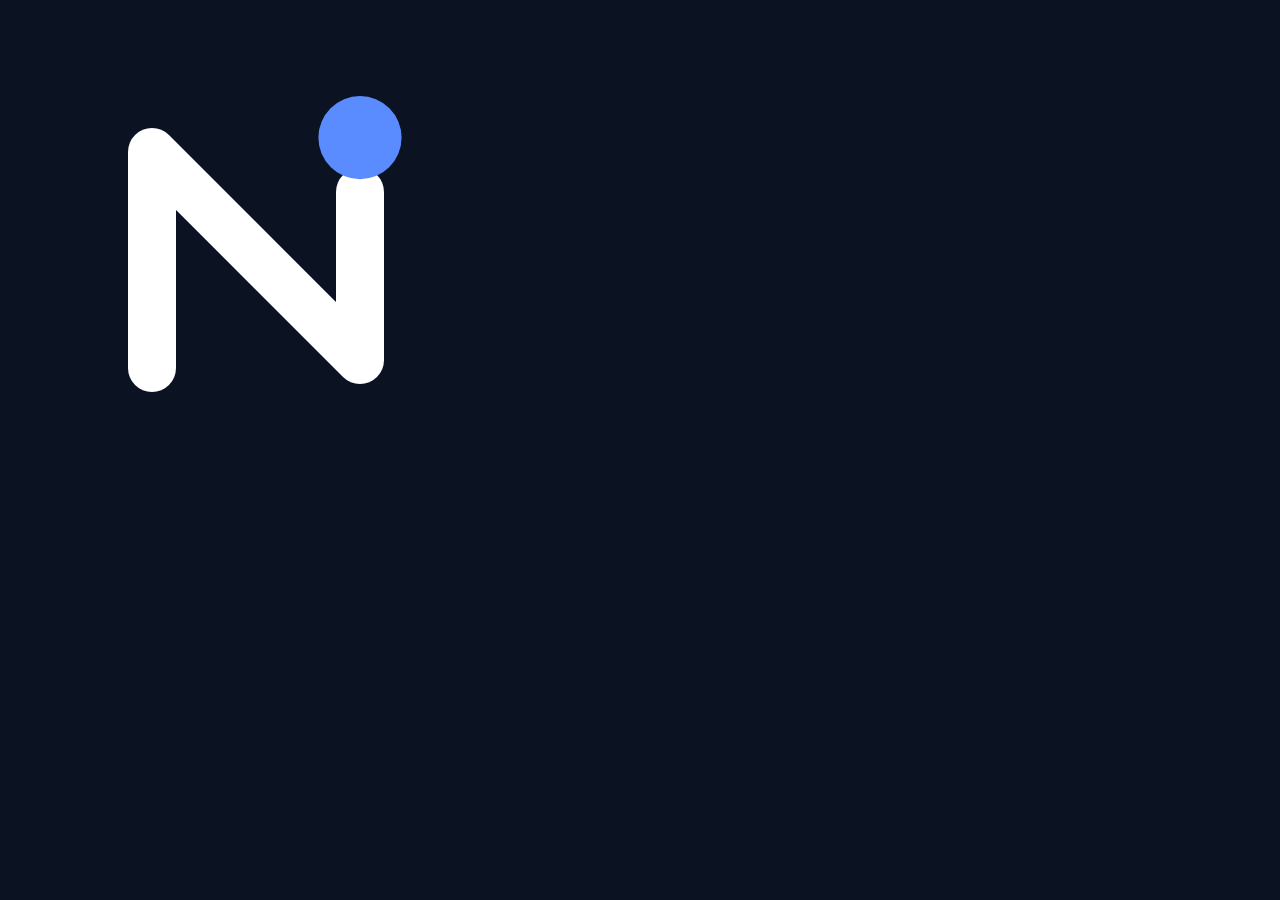
<file: tools/icon.html>
<!DOCTYPE html>
<!-- Source for assets/apple-touch-icon.png (180) and assets/favicon-32.png (32): screenshot at 512x512, then downscale. -->
<html><head><meta charset="utf-8"><meta name="robots" content="noindex"><title>Icon</title>
<style>html,body{margin:0;width:512px;height:512px;overflow:hidden;background:#0B1222}svg{width:512px;height:512px;display:block}</style></head>
<body><svg viewBox="0 0 32 32"><rect width="32" height="32" fill="#0B1222"/><path d="M9.5 23V9.5L22.5 22.5V12" fill="none" stroke="#fff" stroke-width="3" stroke-linecap="round" stroke-linejoin="round"/><circle cx="22.5" cy="8.6" r="2.6" fill="#5B8CFF"/></svg></body></html>
</file>
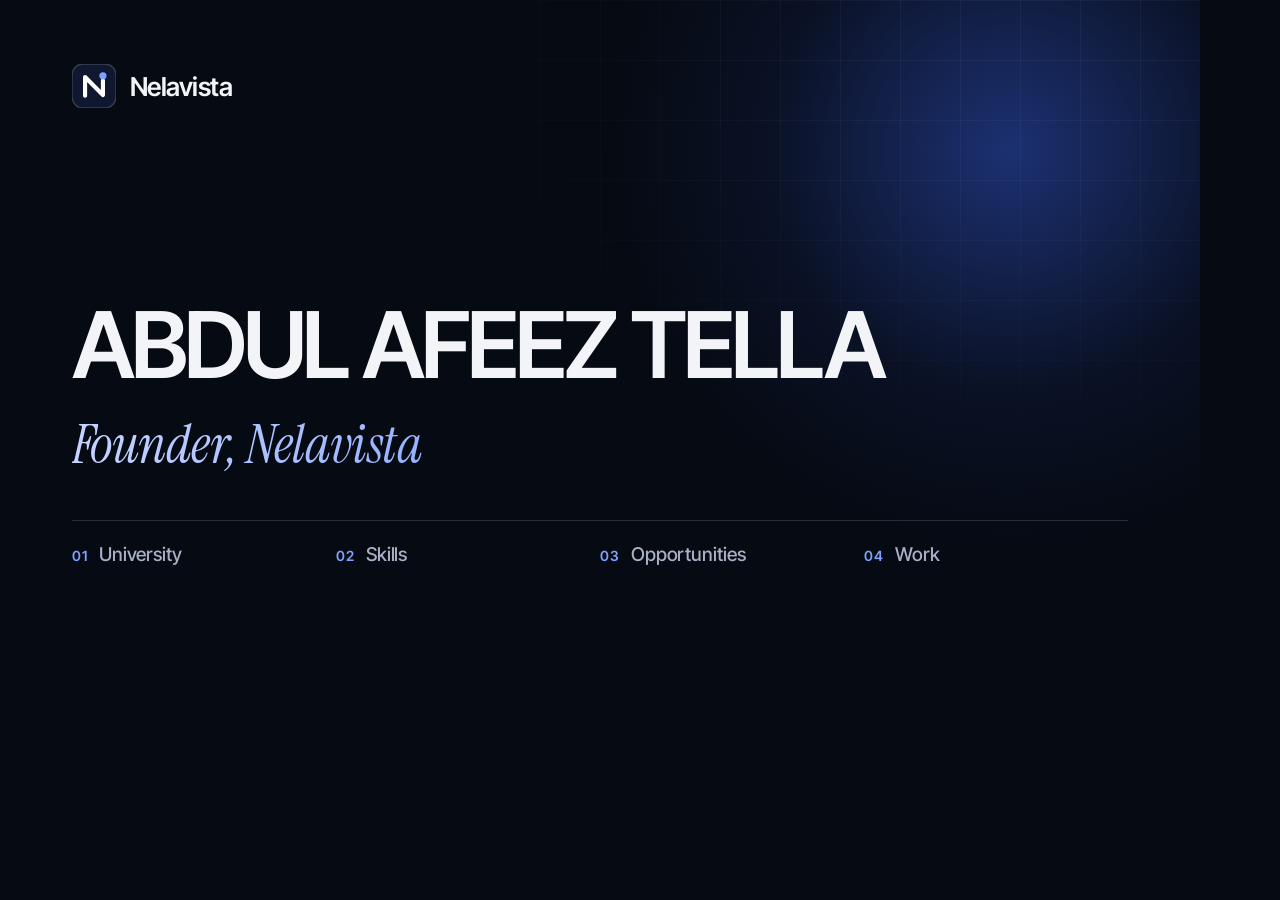
<file: tools/og-image.html>
<!DOCTYPE html>
<!-- Source for assets/og-image.png (1200x630). Re-render with:
     chrome --headless --hide-scrollbars --window-size=1200,630 --screenshot=assets/og-image.png tools/og-image.html -->
<html lang="en">
<head>
<meta charset="utf-8">
<meta name="robots" content="noindex">
<title>Nelavista social image</title>
<link rel="stylesheet" href="https://fonts.googleapis.com/css2?family=Instrument+Serif:ital@1&family=Inter+Tight:wght@400;500;600&display=swap">
<style>
  html, body { margin: 0; width: 1200px; height: 630px; overflow: hidden; }
  body {
    position: relative;
    font-family: "Inter Tight", system-ui, sans-serif;
    color: #F2F4F8;
    background: #060A13;
    -webkit-font-smoothing: antialiased;
  }
  .grid {
    position: absolute; inset: 0;
    background-image:
      linear-gradient(to right, rgba(255,255,255,.05) 1px, transparent 1px),
      linear-gradient(to bottom, rgba(255,255,255,.05) 1px, transparent 1px);
    background-size: 60px 60px;
    -webkit-mask-image: radial-gradient(ellipse 70% 90% at 85% 10%, #000 10%, transparent 75%);
  }
  .glow {
    position: absolute; right: -220px; top: -260px;
    width: 820px; height: 820px;
    background: radial-gradient(circle, rgba(58,102,245,.42), rgba(58,102,245,.08) 42%, transparent 68%);
  }
  .wrap { position: absolute; inset: 64px 72px; display: flex; flex-direction: column; }
  .brand { display: flex; align-items: center; gap: 14px; font-size: 26px; font-weight: 600; letter-spacing: -.02em; }
  .brand svg { width: 44px; height: 44px; }
  .name { margin-top: auto; font-size: 92px; font-weight: 600; line-height: .95; letter-spacing: -.045em; text-transform: uppercase; }
  .role { margin-top: 22px; font-family: "Instrument Serif", serif; font-style: italic; font-size: 54px; letter-spacing: -.01em;
    background: linear-gradient(100deg, #C6D4FF, #7FA0FF 50%, #4E78FF); -webkit-background-clip: text; color: transparent; }
  .rule { margin-top: 40px; display: flex; align-items: center; gap: 0; border-top: 1px solid rgba(255,255,255,.14); padding-top: 22px; }
  .rule span { flex: 1; font-size: 19px; font-weight: 500; color: #A7B0C4; letter-spacing: -.005em; }
  .rule span b { color: #7FA0FF; font-weight: 600; margin-right: 10px; font-size: 14px; letter-spacing: .1em; }
</style>
</head>
<body>
  <div class="grid"></div>
  <div class="glow"></div>
  <div class="wrap">
    <div class="brand">
      <svg viewBox="0 0 32 32"><rect width="32" height="32" rx="8" fill="#0F1830" stroke="rgba(255,255,255,.18)"/><path d="M9.5 23V9.5L22.5 22.5V12" fill="none" stroke="#fff" stroke-width="3" stroke-linecap="round" stroke-linejoin="round"/><circle cx="22.5" cy="8.6" r="2.6" fill="#7FA0FF"/></svg>
      Nelavista
    </div>
    <div class="name">Abdul Afeez Tella</div>
    <div class="role">Founder, Nelavista</div>
    <div class="rule">
      <span><b>01</b>University</span>
      <span><b>02</b>Skills</span>
      <span><b>03</b>Opportunities</span>
      <span><b>04</b>Work</span>
    </div>
  </div>
</body>
</html>
</file>
<file: assets/styles.css>
/* ==========================================================================
   Nelavista / Abdul Afeez Tella — design system
   ========================================================================== */

:root {
  /* Surfaces */
  --ink: #060A13;
  --navy: #0A1120;
  --navy-2: #0F1830;
  --paper: #F5F4EF;
  --white: #FFFFFF;

  /* Text */
  --text: #0A0F1C;
  --text-2: #424B5E;
  --text-3: #5E6678;
  --on-dark: #F2F4F8;
  --on-dark-2: #A7B0C4;
  --on-dark-3: #7E889F;

  /* Accent */
  --blue: #2F5BEA;
  --blue-deep: #2448C9;
  --blue-light: #7FA0FF;
  --blue-glow: rgba(74, 118, 255, .35);

  /* Lines */
  --line: rgba(10, 15, 28, .10);
  --line-strong: rgba(10, 15, 28, .18);
  --line-dark: rgba(255, 255, 255, .08);
  --line-dark-strong: rgba(255, 255, 255, .16);

  /* Type */
  --sans: "Inter Tight", ui-sans-serif, system-ui, -apple-system, "Segoe UI", Roboto, "Helvetica Neue", Arial, sans-serif;
  --serif: "Instrument Serif", ui-serif, Georgia, "Times New Roman", serif;

  --fs-display: clamp(2.55rem, 1.4rem + 5.2vw, 6rem);
  --fs-h2: clamp(2.05rem, 1.25rem + 3.3vw, 4rem);
  --fs-h3: clamp(1.25rem, 1.05rem + .6vw, 1.6rem);
  --fs-lead: clamp(1.075rem, 1rem + .35vw, 1.3rem);
  --fs-body: 1.0625rem;
  --fs-small: .875rem;
  --fs-micro: .75rem;

  /* Layout */
  --max: 1240px;
  --gutter: clamp(20px, 4vw, 48px);
  --section-y: clamp(88px, 7vw + 48px, 168px);
  --header-h: 68px;
  --radius: 14px;
  --radius-sm: 8px;

  --ease: cubic-bezier(.2, .7, .1, 1);
  --ease-in-out: cubic-bezier(.65, 0, .35, 1);
}

/* --------------------------------------------------------------------------
   Base
   -------------------------------------------------------------------------- */
*, *::before, *::after { box-sizing: border-box; }

html {
  -webkit-text-size-adjust: 100%;
  text-size-adjust: 100%;
  scroll-behavior: smooth;
  scroll-padding-top: calc(var(--header-h) + 12px);
}

body {
  margin: 0;
  font-family: var(--sans);
  font-size: var(--fs-body);
  line-height: 1.6;
  color: var(--text);
  background: var(--ink);
  -webkit-font-smoothing: antialiased;
  -moz-osx-font-smoothing: grayscale;
  text-rendering: optimizeLegibility;
  overflow-x: hidden;
}

img, svg { display: block; max-width: 100%; }
h1, h2, h3, h4, p, ul, ol, figure, blockquote, dl, dd { margin: 0; }
ul[role="list"], ol[role="list"] { list-style: none; padding: 0; }
a { color: inherit; text-decoration: none; }
button { font: inherit; color: inherit; background: none; border: 0; padding: 0; cursor: pointer; }

::selection { background: var(--blue); color: #fff; }

:focus-visible {
  outline: 2px solid var(--blue-light);
  outline-offset: 3px;
  border-radius: 4px;
}
.surface-light :focus-visible, .surface-white :focus-visible { outline-color: var(--blue); }
.partner__panel :focus-visible { outline-color: #fff; }

.visually-hidden {
  position: absolute !important;
  width: 1px; height: 1px;
  padding: 0; margin: -1px;
  overflow: hidden; clip: rect(0 0 0 0);
  white-space: nowrap; border: 0;
}

.skip-link {
  position: fixed;
  top: 12px; left: 12px;
  z-index: 100;
  padding: 10px 16px;
  background: var(--white);
  color: var(--text);
  font-weight: 600;
  font-size: var(--fs-small);
  border-radius: var(--radius-sm);
  transform: translateY(-160%);
  transition: transform .2s var(--ease);
}
.skip-link:focus { transform: none; }

.container {
  width: 100%;
  max-width: calc(var(--max) + var(--gutter) * 2);
  margin-inline: auto;
  padding-inline: var(--gutter);
}

/* --------------------------------------------------------------------------
   Type primitives
   -------------------------------------------------------------------------- */
.eyebrow {
  display: inline-flex;
  align-items: center;
  gap: 12px;
  font-size: var(--fs-micro);
  font-weight: 600;
  letter-spacing: .14em;
  text-transform: uppercase;
  color: var(--text-3);
}
.eyebrow__num {
  font-variant-numeric: tabular-nums;
  color: var(--blue);
}
.eyebrow__rule {
  width: 28px; height: 1px;
  background: currentColor;
  opacity: .5;
}
.surface-dark .eyebrow, .surface-ink .eyebrow { color: var(--on-dark-3); }
.surface-dark .eyebrow__num, .surface-ink .eyebrow__num { color: var(--blue-light); }

.h2 {
  font-size: var(--fs-h2);
  font-weight: 600;
  line-height: 1.04;
  letter-spacing: -.032em;
  text-wrap: balance;
}
.h3 {
  font-size: var(--fs-h3);
  font-weight: 600;
  line-height: 1.2;
  letter-spacing: -.02em;
}
.serif {
  font-family: var(--serif);
  font-style: italic;
  font-weight: 400;
  letter-spacing: -.01em;
}
.lead {
  font-size: var(--fs-lead);
  line-height: 1.55;
  color: var(--text-2);
  max-width: 38em;
  text-wrap: pretty;
}
.surface-dark .lead, .surface-ink .lead { color: var(--on-dark-2); }

.prose p + p { margin-top: 1em; }
.prose p { color: var(--text-2); max-width: 38em; text-wrap: pretty; }
.surface-dark .prose p, .surface-ink .prose p { color: var(--on-dark-2); }

/* --------------------------------------------------------------------------
   Surfaces
   -------------------------------------------------------------------------- */
.surface-dark { background: var(--navy); color: var(--on-dark); }
.surface-ink { background: var(--ink); color: var(--on-dark); }
.surface-light { background: var(--paper); color: var(--text); }
.surface-white { background: var(--white); color: var(--text); }

.section {
  position: relative;
  padding-block: var(--section-y);
}

.section-head {
  display: grid;
  gap: 28px;
  margin-bottom: clamp(48px, 6vw, 88px);
}
.section-head--split {
  grid-template-columns: 1fr;
}
@media (min-width: 960px) {
  .section-head--split {
    grid-template-columns: minmax(0, 1.25fr) minmax(0, 1fr);
    align-items: end;
    column-gap: 64px;
  }
}

/* --------------------------------------------------------------------------
   Buttons & links
   -------------------------------------------------------------------------- */
.btn {
  --btn-bg: var(--white);
  --btn-fg: var(--text);
  position: relative;
  display: inline-flex;
  align-items: center;
  justify-content: center;
  gap: 10px;
  min-height: 50px;
  padding: 0 22px;
  font-size: .975rem;
  font-weight: 600;
  letter-spacing: -.005em;
  color: var(--btn-fg);
  background: var(--btn-bg);
  border: 1px solid transparent;
  border-radius: 999px;
  transition: background-color .25s var(--ease), color .25s var(--ease), border-color .25s var(--ease), transform .25s var(--ease), box-shadow .25s var(--ease);
  white-space: nowrap;
}
.btn svg { width: 16px; height: 16px; transition: transform .3s var(--ease); }
.btn:hover svg { transform: translateX(3px); }
.btn:active { transform: translateY(1px); }

.btn--primary {
  --btn-bg: var(--blue);
  --btn-fg: #fff;
  box-shadow: 0 1px 0 rgba(255,255,255,.18) inset, 0 10px 30px -10px var(--blue-glow);
}
.btn--primary:hover { --btn-bg: #2450D8; box-shadow: 0 1px 0 rgba(255,255,255,.2) inset, 0 14px 40px -10px rgba(74,118,255,.55); }

.btn--ghost {
  --btn-bg: transparent;
  --btn-fg: var(--on-dark);
  border-color: var(--line-dark-strong);
}
.btn--ghost:hover { --btn-bg: rgba(255,255,255,.06); border-color: rgba(255,255,255,.3); }

.btn--dark {
  --btn-bg: var(--text);
  --btn-fg: #fff;
}
.btn--dark:hover { --btn-bg: var(--blue-deep); }

.btn--outline {
  --btn-bg: transparent;
  --btn-fg: var(--text);
  border-color: var(--line-strong);
}
.btn--outline:hover { border-color: var(--text); }

.text-link {
  display: inline-flex;
  align-items: center;
  gap: 8px;
  font-weight: 600;
  color: var(--text);
  background-image: linear-gradient(currentColor, currentColor);
  background-size: 0% 1px;
  background-position: 0 100%;
  background-repeat: no-repeat;
  padding-bottom: 2px;
  transition: background-size .35s var(--ease), color .2s;
}
.text-link:hover { background-size: 100% 1px; }
.text-link svg { width: 14px; height: 14px; }
.surface-dark .text-link, .surface-ink .text-link { color: var(--on-dark); }

/* --------------------------------------------------------------------------
   Header / navigation
   -------------------------------------------------------------------------- */
.site-header {
  position: fixed;
  inset: 0 0 auto 0;
  z-index: 50;
  height: var(--header-h);
  color: var(--on-dark);
  transition: background-color .35s var(--ease), border-color .35s var(--ease), backdrop-filter .35s;
  border-bottom: 1px solid transparent;
}
.site-header.is-scrolled {
  background: rgba(6, 10, 19, .72);
  -webkit-backdrop-filter: saturate(160%) blur(16px);
  backdrop-filter: saturate(160%) blur(16px);
  border-bottom-color: var(--line-dark);
}
.site-header__inner {
  height: 100%;
  display: flex;
  align-items: center;
  justify-content: space-between;
  gap: 24px;
}

.brand {
  display: inline-flex;
  align-items: center;
  gap: 10px;
  font-weight: 600;
  font-size: 1.06rem;
  letter-spacing: -.02em;
}
.brand__mark { width: 28px; height: 28px; flex: none; }
.brand__sep { color: var(--on-dark-3); font-weight: 400; }
.brand__person { color: var(--on-dark-2); font-weight: 500; }
@media (max-width: 1099px) { .brand__sep, .brand__person { display: none; } }

.nav { display: none; }
.nav__list { display: flex; align-items: center; gap: 4px; }
.nav__link {
  position: relative;
  display: inline-flex;
  align-items: center;
  height: 36px;
  padding: 0 14px;
  font-size: .9rem;
  font-weight: 500;
  color: var(--on-dark-2);
  border-radius: 999px;
  transition: color .2s var(--ease), background-color .2s var(--ease);
}
.nav__link:hover { color: var(--on-dark); background: rgba(255,255,255,.05); }
.nav__link.is-active { color: var(--on-dark); }
.nav__link.is-active::after {
  content: "";
  position: absolute;
  left: 50%; bottom: 3px;
  width: 4px; height: 4px;
  margin-left: -2px;
  border-radius: 50%;
  background: var(--blue-light);
}

.header-cta { display: none; min-height: 40px; padding: 0 18px; font-size: .9rem; }

.menu-toggle {
  display: inline-flex;
  align-items: center;
  justify-content: center;
  gap: 10px;
  height: 40px;
  padding: 0 14px 0 16px;
  font-size: .9rem;
  font-weight: 500;
  border: 1px solid var(--line-dark-strong);
  border-radius: 999px;
}
.menu-toggle__icon { position: relative; width: 14px; height: 10px; }
.menu-toggle__icon::before, .menu-toggle__icon::after {
  content: "";
  position: absolute;
  left: 0; right: 0;
  height: 1.5px;
  background: currentColor;
  border-radius: 2px;
  transition: transform .35s var(--ease), top .35s var(--ease);
}
.menu-toggle__icon::before { top: 1px; }
.menu-toggle__icon::after { top: 7.5px; }
.menu-toggle[aria-expanded="true"] .menu-toggle__icon::before { top: 4.25px; transform: rotate(45deg); }
.menu-toggle[aria-expanded="true"] .menu-toggle__icon::after { top: 4.25px; transform: rotate(-45deg); }

@media (min-width: 960px) {
  .nav { display: block; }
  .header-cta { display: inline-flex; }
  .menu-toggle { display: none; }
}

/* Mobile menu sheet */
.mobile-menu {
  position: fixed;
  inset: 0;
  z-index: 40;
  display: flex;
  flex-direction: column;
  padding: calc(var(--header-h) + 24px) var(--gutter) max(28px, env(safe-area-inset-bottom));
  background: var(--ink);
  color: var(--on-dark);
  opacity: 0;
  visibility: hidden;
  transition: opacity .35s var(--ease), visibility 0s linear .35s;
}
.mobile-menu.is-open {
  opacity: 1;
  visibility: visible;
  transition: opacity .35s var(--ease), visibility 0s;
}
.mobile-menu__list { display: grid; border-top: 1px solid var(--line-dark); }
.mobile-menu__list a {
  display: flex;
  align-items: baseline;
  justify-content: space-between;
  padding: 18px 2px;
  font-size: clamp(1.7rem, 7vw, 2.2rem);
  font-weight: 500;
  letter-spacing: -.03em;
  border-bottom: 1px solid var(--line-dark);
  transform: translateY(12px);
  opacity: 0;
  transition: transform .5s var(--ease), opacity .5s var(--ease), color .2s;
}
.mobile-menu__list a span {
  font-size: var(--fs-micro);
  font-weight: 600;
  letter-spacing: .12em;
  color: var(--on-dark-3);
}
.mobile-menu.is-open .mobile-menu__list a { transform: none; opacity: 1; }
.mobile-menu.is-open .mobile-menu__list li:nth-child(2) a { transition-delay: .04s; }
.mobile-menu.is-open .mobile-menu__list li:nth-child(3) a { transition-delay: .08s; }
.mobile-menu.is-open .mobile-menu__list li:nth-child(4) a { transition-delay: .12s; }
.mobile-menu.is-open .mobile-menu__list li:nth-child(5) a { transition-delay: .16s; }
.mobile-menu__foot { margin-top: auto; display: grid; gap: 16px; }
.mobile-menu__foot .btn { width: 100%; }
.mobile-menu__meta { font-size: var(--fs-small); color: var(--on-dark-3); text-align: center; }
@media (min-width: 960px) { .mobile-menu { display: none; } }

body.menu-open { overflow: hidden; }

/* --------------------------------------------------------------------------
   Hero
   -------------------------------------------------------------------------- */
.hero {
  position: relative;
  isolation: isolate;
  overflow: hidden;
  padding-top: calc(var(--header-h) + clamp(56px, 9vw, 128px));
  padding-bottom: clamp(48px, 6vw, 80px);
  background: var(--ink);
  color: var(--on-dark);
}

.hero__grid-bg {
  position: absolute;
  inset: 0;
  z-index: -1;
  background-image:
    linear-gradient(to right, rgba(255,255,255,.045) 1px, transparent 1px),
    linear-gradient(to bottom, rgba(255,255,255,.045) 1px, transparent 1px);
  background-size: 80px 80px;
  background-position: center top;
  -webkit-mask-image: radial-gradient(ellipse 80% 70% at 70% 20%, #000 10%, transparent 75%);
  mask-image: radial-gradient(ellipse 80% 70% at 70% 20%, #000 10%, transparent 75%);
  animation: grid-drift 40s linear infinite;
}
@keyframes grid-drift { to { background-position: 80px 80px; } }

.hero__glow {
  position: absolute;
  z-index: -1;
  top: -30%;
  right: -10%;
  width: min(900px, 90vw);
  aspect-ratio: 1;
  background: radial-gradient(circle at center, rgba(58,102,245,.30), rgba(58,102,245,.08) 40%, transparent 68%);
  filter: blur(10px);
  pointer-events: none;
}

.hero__eyebrow {
  display: inline-flex;
  align-items: center;
  gap: 12px;
  padding: 6px 14px 6px 6px;
  font-size: .82rem;
  font-weight: 500;
  color: var(--on-dark-2);
  border: 1px solid var(--line-dark-strong);
  border-radius: 999px;
  background: rgba(255,255,255,.03);
}
.hero__eyebrow-tag {
  display: inline-flex;
  align-items: center;
  height: 24px;
  padding: 0 10px;
  font-size: .72rem;
  font-weight: 600;
  letter-spacing: .08em;
  text-transform: uppercase;
  color: #fff;
  background: rgba(58,102,245,.22);
  border: 1px solid rgba(127,160,255,.3);
  border-radius: 999px;
}
.hero__eyebrow strong { color: var(--on-dark); font-weight: 600; }

.hero__title {
  margin-top: 28px;
  max-width: 15.5ch;
  font-size: var(--fs-display);
  font-weight: 600;
  line-height: .98;
  letter-spacing: -.045em;
  text-wrap: balance;
}
.hero__title .serif {
  font-size: 1.06em;
  letter-spacing: -.02em;
  color: transparent;
  background: linear-gradient(100deg, #B9CBFF 0%, #7FA0FF 45%, #4E78FF 100%);
  -webkit-background-clip: text;
  background-clip: text;
  padding-right: .06em;
}

.hero__row {
  display: grid;
  gap: 32px;
  margin-top: clamp(28px, 3vw, 40px);
}
@media (min-width: 960px) {
  .hero__row {
    grid-template-columns: minmax(0, 1fr) auto;
    align-items: end;
    gap: 64px;
  }
}
.hero__sub {
  max-width: 34em;
  font-size: var(--fs-lead);
  line-height: 1.55;
  color: var(--on-dark-2);
  text-wrap: pretty;
}
.hero__ctas { display: flex; flex-wrap: wrap; gap: 12px; }
@media (max-width: 479px) {
  .hero__ctas .btn { flex: 1 1 100%; }
}

/* Journey strip */
.journey {
  margin-top: clamp(56px, 7vw, 104px);
  border: 1px solid var(--line-dark);
  border-radius: var(--radius);
  background: linear-gradient(180deg, rgba(255,255,255,.035), rgba(255,255,255,.01));
  overflow: hidden;
}
.journey__head {
  display: flex;
  align-items: center;
  justify-content: space-between;
  gap: 16px;
  padding: 14px 20px;
  font-size: var(--fs-micro);
  font-weight: 600;
  letter-spacing: .12em;
  text-transform: uppercase;
  color: var(--on-dark-3);
  border-bottom: 1px solid var(--line-dark);
}
.journey__live { display: inline-flex; align-items: center; gap: 8px; }
@media (max-width: 479px) { .journey__live { display: none; } }
.journey__live::before {
  content: "";
  width: 6px; height: 6px;
  border-radius: 50%;
  background: var(--blue-light);
  box-shadow: 0 0 0 0 rgba(127,160,255,.6);
  animation: ping 2.4s var(--ease) infinite;
}
@keyframes ping {
  0% { box-shadow: 0 0 0 0 rgba(127,160,255,.55); }
  70%, 100% { box-shadow: 0 0 0 8px rgba(127,160,255,0); }
}

.journey__list {
  display: grid;
  grid-template-columns: 1fr;
  counter-reset: stage;
}
@media (min-width: 720px) { .journey__list { grid-template-columns: repeat(2, 1fr); } }
@media (min-width: 1080px) { .journey__list { grid-template-columns: repeat(4, 1fr); } }

.stage {
  position: relative;
  display: grid;
  grid-template-columns: auto 1fr;
  column-gap: 16px;
  padding: 22px 20px 24px;
  border-top: 1px solid var(--line-dark);
}
.stage:first-child { border-top: 0; }
@media (min-width: 720px) {
  .stage { display: block; padding: 28px 24px 32px; border-top: 0; border-left: 1px solid var(--line-dark); }
  .stage:nth-child(odd) { border-left: 0; }
  .stage:nth-child(n+3) { border-top: 1px solid var(--line-dark); }
}
@media (min-width: 1080px) {
  .stage:nth-child(odd) { border-left: 1px solid var(--line-dark); }
  .stage:first-child { border-left: 0; }
  .stage:nth-child(n+3) { border-top: 0; }
}

.stage__bar {
  position: absolute;
  inset: 0 0 auto 0;
  height: 2px;
  background: linear-gradient(90deg, var(--blue), var(--blue-light));
  transform-origin: left center;
  transform: scaleX(0);
}
.stage:nth-child(1) .stage__bar { animation: stage-1 9s var(--ease-in-out) infinite; }
.stage:nth-child(2) .stage__bar { animation: stage-2 9s var(--ease-in-out) infinite; }
.stage:nth-child(3) .stage__bar { animation: stage-3 9s var(--ease-in-out) infinite; }
.stage:nth-child(4) .stage__bar { animation: stage-4 9s var(--ease-in-out) infinite; }
@keyframes stage-1 { 0% { transform: scaleX(0); opacity: 1 } 12%, 86% { transform: scaleX(1); opacity: 1 } 96%, 100% { transform: scaleX(1); opacity: 0 } }
@keyframes stage-2 { 0%, 16% { transform: scaleX(0); opacity: 1 } 28%, 86% { transform: scaleX(1); opacity: 1 } 96%, 100% { transform: scaleX(1); opacity: 0 } }
@keyframes stage-3 { 0%, 32% { transform: scaleX(0); opacity: 1 } 44%, 86% { transform: scaleX(1); opacity: 1 } 96%, 100% { transform: scaleX(1); opacity: 0 } }
@keyframes stage-4 { 0%, 48% { transform: scaleX(0); opacity: 1 } 60%, 86% { transform: scaleX(1); opacity: 1 } 96%, 100% { transform: scaleX(1); opacity: 0 } }

.stage__num {
  grid-row: span 2;
  font-size: var(--fs-micro);
  font-weight: 600;
  letter-spacing: .1em;
  color: var(--blue-light);
  font-variant-numeric: tabular-nums;
  padding-top: 6px;
}
.stage__name {
  display: flex;
  align-items: center;
  gap: 10px;
  font-size: clamp(1.3rem, 1.1rem + .6vw, 1.6rem);
  font-weight: 600;
  letter-spacing: -.025em;
  line-height: 1.2;
}
@media (min-width: 720px) { .stage__name { margin-top: 18px; } }
.stage__name svg { width: 18px; height: 18px; color: var(--on-dark-3); flex: none; }
.stage__desc {
  margin-top: 6px;
  font-size: .95rem;
  line-height: 1.5;
  color: var(--on-dark-2);
}
@media (min-width: 720px) { .stage__desc { margin-top: 10px; max-width: 24ch; } }

/* Marquee */
.marquee {
  position: relative;
  overflow: hidden;
  padding-block: 22px;
  background: var(--ink);
  color: var(--on-dark-3);
  border-top: 1px solid var(--line-dark);
  border-bottom: 1px solid var(--line-dark);
  -webkit-mask-image: linear-gradient(90deg, transparent, #000 10%, #000 90%, transparent);
  mask-image: linear-gradient(90deg, transparent, #000 10%, #000 90%, transparent);
}
.marquee__track {
  display: flex;
  width: max-content;
  animation: marquee 48s linear infinite;
}
.marquee__group {
  display: flex;
  align-items: center;
  gap: 40px;
  padding-right: 40px;
  font-size: clamp(1rem, .9rem + .4vw, 1.25rem);
  font-weight: 500;
  letter-spacing: -.01em;
  white-space: nowrap;
}
.marquee__group span:nth-child(even) { color: var(--blue-light); opacity: .55; font-size: .8em; }
.marquee__group em { font-family: var(--serif); font-size: 1.15em; color: var(--on-dark-2); }
.marquee:hover .marquee__track { animation-play-state: paused; }
@keyframes marquee { to { transform: translateX(-50%); } }

/* --------------------------------------------------------------------------
   Why we exist
   -------------------------------------------------------------------------- */
.why__layout {
  display: grid;
  gap: 56px;
}
@media (min-width: 1024px) {
  .why__layout { grid-template-columns: minmax(0, .9fr) minmax(0, 1.1fr); gap: 88px; align-items: start; }
  .why__intro { position: sticky; top: calc(var(--header-h) + 48px); }
}
.why__intro .h2 { margin-top: 24px; }
.why__intro .prose { margin-top: 28px; }

.fragments { border-top: 1px solid var(--line-strong); }
.fragment {
  display: grid;
  grid-template-columns: 36px 1fr;
  gap: 4px 16px;
  padding: 22px 0;
  border-bottom: 1px solid var(--line);
  transition: background-color .3s var(--ease);
}
@media (min-width: 640px) {
  .fragment { grid-template-columns: 48px minmax(0, 1fr) minmax(0, 1fr); align-items: baseline; padding: 26px 0; }
}
.fragment__num { font-size: var(--fs-micro); font-weight: 600; color: var(--text-3); letter-spacing: .08em; font-variant-numeric: tabular-nums; }
.fragment__name { font-size: 1.2rem; font-weight: 600; letter-spacing: -.02em; }
.fragment__today {
  grid-column: 2;
  font-size: .95rem;
  color: var(--text-3);
}
@media (min-width: 640px) { .fragment__today { grid-column: 3; } }
.fragment__today::before { content: "Today: "; color: var(--text-2); font-weight: 500; }

.why__resolve {
  display: grid;
  gap: 20px;
  margin-top: 40px;
  padding: 28px;
  border-radius: var(--radius);
  background: var(--navy);
  color: var(--on-dark);
  position: relative;
  overflow: hidden;
}
.why__resolve::before {
  content: "";
  position: absolute;
  inset: auto -20% -60% auto;
  width: 360px; height: 360px;
  background: radial-gradient(circle, rgba(58,102,245,.35), transparent 65%);
  pointer-events: none;
}
.why__resolve p { position: relative; font-size: clamp(1.15rem, 1rem + .5vw, 1.45rem); line-height: 1.4; letter-spacing: -.015em; font-weight: 500; text-wrap: pretty; }
.why__resolve .serif { color: var(--blue-light); font-size: 1.1em; }

/* --------------------------------------------------------------------------
   Platform
   -------------------------------------------------------------------------- */
.platform { overflow: hidden; }
.platform .h2 { margin-top: 24px; }

.pillars {
  display: grid;
  grid-template-columns: 1fr;
  border-top: 1px solid var(--line-dark-strong);
}
@media (min-width: 720px) { .pillars { grid-template-columns: repeat(2, 1fr); } }
@media (min-width: 1120px) { .pillars { grid-template-columns: repeat(4, 1fr); } }

.pillar {
  position: relative;
  display: flex;
  flex-direction: column;
  gap: 16px;
  padding: 32px 0 36px;
  border-bottom: 1px solid var(--line-dark);
}
@media (min-width: 720px) {
  .pillar { padding: 36px 32px 44px; border-left: 1px solid var(--line-dark); }
  .pillar:nth-child(odd) { border-left: 0; padding-left: 0; }
}
@media (min-width: 1120px) {
  .pillar { border-bottom: 0; min-height: 360px; }
  .pillar:nth-child(odd) { border-left: 1px solid var(--line-dark); padding-left: 32px; }
  .pillar:first-child { border-left: 0; padding-left: 0; }
}
.pillar::before {
  content: "";
  position: absolute;
  top: -1px; left: 0;
  width: 100%; height: 1px;
  background: linear-gradient(90deg, var(--blue-light), transparent);
  transform: scaleX(0);
  transform-origin: left;
  transition: transform .6s var(--ease);
}
.pillar:hover::before { transform: scaleX(1); }

.pillar__top { display: flex; align-items: center; justify-content: space-between; }
.pillar__num { font-size: var(--fs-micro); font-weight: 600; letter-spacing: .1em; color: var(--blue-light); font-variant-numeric: tabular-nums; }
.pillar__icon {
  width: 40px; height: 40px;
  display: grid; place-items: center;
  border: 1px solid var(--line-dark-strong);
  border-radius: 10px;
  color: var(--on-dark-2);
  transition: color .3s, border-color .3s, background-color .3s;
}
.pillar__icon svg { width: 18px; height: 18px; }
.pillar:hover .pillar__icon { color: #fff; border-color: rgba(127,160,255,.5); background: rgba(58,102,245,.15); }
.pillar__name {
  margin-top: auto;
  padding-top: 24px;
  font-size: clamp(1.6rem, 1.3rem + .9vw, 2.1rem);
  font-weight: 600;
  letter-spacing: -.035em;
  line-height: 1.1;
}
@media (max-width: 1119px) { .pillar__name { padding-top: 4px; } }
.pillar__desc { color: var(--on-dark-2); font-size: 1rem; line-height: 1.55; text-wrap: pretty; }

.platform__foot {
  display: grid;
  gap: 40px;
  margin-top: clamp(56px, 7vw, 96px);
  padding-top: clamp(40px, 5vw, 64px);
  border-top: 1px solid var(--line-dark-strong);
}
@media (min-width: 960px) {
  .platform__foot { grid-template-columns: minmax(0, 1fr) minmax(0, 1fr); gap: 64px; align-items: end; }
}

.traction { display: grid; gap: 10px; }
.traction__label {
  font-size: var(--fs-micro);
  font-weight: 600;
  letter-spacing: .14em;
  text-transform: uppercase;
  color: var(--on-dark-3);
}
.traction__num {
  font-size: clamp(4.5rem, 3rem + 7vw, 9rem);
  font-weight: 600;
  line-height: .9;
  letter-spacing: -.06em;
  font-variant-numeric: tabular-nums;
  background: linear-gradient(180deg, #fff 30%, rgba(255,255,255,.45));
  -webkit-background-clip: text;
  background-clip: text;
  color: transparent;
}
.traction__num sup { font-size: .45em; vertical-align: top; position: relative; top: .1em; margin-left: .04em; color: var(--blue-light); -webkit-text-fill-color: var(--blue-light); }
.traction__caption { font-size: 1.1rem; color: var(--on-dark); font-weight: 500; }

.platform__note p { color: var(--on-dark-2); max-width: 36em; }
.platform__note p + p { margin-top: 14px; }
.platform__note .text-link { margin-top: 24px; }

/* --------------------------------------------------------------------------
   Economic opportunity
   -------------------------------------------------------------------------- */
.economy .h2 { margin-top: 24px; max-width: 18ch; }

.flow {
  display: grid;
  grid-template-columns: 1fr;
  margin-bottom: clamp(56px, 7vw, 96px);
  border: 1px solid var(--line-strong);
  border-radius: var(--radius);
  background: var(--white);
  overflow: hidden;
}
@media (min-width: 800px) { .flow { grid-template-columns: repeat(3, 1fr); } }
.flow__step {
  position: relative;
  padding: 28px 28px 32px;
  border-top: 1px solid var(--line);
}
.flow__step:first-child { border-top: 0; }
@media (min-width: 800px) {
  .flow__step { border-top: 0; border-left: 1px solid var(--line); }
  .flow__step:first-child { border-left: 0; }
  .flow__step:not(:last-child)::after {
    content: "";
    position: absolute;
    top: 50%; right: -9px;
    z-index: 1;
    width: 16px; height: 16px;
    background: var(--white);
    border-top: 1px solid var(--line-strong);
    border-right: 1px solid var(--line-strong);
    transform: translateY(-50%) rotate(45deg);
  }
}
.flow__verb {
  font-size: clamp(2rem, 1.5rem + 1.6vw, 2.9rem);
  font-weight: 600;
  letter-spacing: -.04em;
  line-height: 1;
}
.flow__step:last-child .flow__verb { color: var(--blue); }
.flow__label { margin-top: 4px; font-size: var(--fs-micro); font-weight: 600; letter-spacing: .12em; text-transform: uppercase; color: var(--text-3); }
.flow__desc { margin-top: 18px; color: var(--text-2); max-width: 30ch; }

.workgrid-head {
  display: flex;
  flex-wrap: wrap;
  align-items: baseline;
  justify-content: space-between;
  gap: 12px 24px;
  padding-bottom: 20px;
  border-bottom: 1px solid var(--line-strong);
}
.workgrid-head h3 { font-size: 1.1rem; font-weight: 600; letter-spacing: -.01em; }
.workgrid-head p { font-size: var(--fs-small); color: var(--text-3); max-width: 46ch; }

.workgrid {
  display: grid;
  grid-template-columns: repeat(2, 1fr);
}
@media (min-width: 720px) { .workgrid { grid-template-columns: repeat(3, 1fr); } }
@media (min-width: 1080px) { .workgrid { grid-template-columns: repeat(5, 1fr); } }
.workgrid li {
  display: flex;
  flex-direction: column;
  gap: 18px;
  min-height: 112px;
  padding: 18px 16px 20px 0;
  border-bottom: 1px solid var(--line);
  font-weight: 600;
  letter-spacing: -.015em;
  line-height: 1.3;
  transition: color .25s var(--ease);
}
.workgrid li span {
  font-size: var(--fs-micro);
  font-weight: 600;
  letter-spacing: .08em;
  color: var(--text-3);
  font-variant-numeric: tabular-nums;
}
.workgrid li:hover { color: var(--blue); }

.economy__close {
  margin-top: clamp(64px, 8vw, 120px);
  font-family: var(--serif);
  font-style: italic;
  font-size: clamp(2.2rem, 1.2rem + 4.2vw, 5.2rem);
  line-height: 1.02;
  letter-spacing: -.025em;
  max-width: 20ch;
  text-wrap: balance;
}
.economy__close span { color: var(--blue); }

/* --------------------------------------------------------------------------
   Africa
   -------------------------------------------------------------------------- */
.africa { overflow: hidden; background: radial-gradient(ellipse 70% 60% at 75% 45%, #102047 0%, var(--navy) 60%); }
.africa__layout { display: grid; gap: 56px; align-items: center; }
@media (min-width: 1024px) { .africa__layout { grid-template-columns: minmax(0, 1fr) minmax(0, 1fr); gap: 72px; } }
.africa .h2 { margin-top: 24px; }
.africa .lead { margin-top: 28px; }

.traits { margin-top: 44px; border-top: 1px solid var(--line-dark); }
.trait {
  display: grid;
  grid-template-columns: 1fr;
  gap: 4px;
  padding: 18px 0;
  border-bottom: 1px solid var(--line-dark);
}
@media (min-width: 560px) { .trait { grid-template-columns: 200px 1fr; gap: 24px; align-items: baseline; } }
.trait dt { font-weight: 600; letter-spacing: -.01em; color: var(--on-dark); }
.trait dd { color: var(--on-dark-2); font-size: .975rem; }

.map {
  position: relative;
  width: 100%;
  max-width: 600px;
  margin-inline: auto;
}
.map__frame { position: relative; aspect-ratio: 720 / 740; }
.map__dots { position: absolute; inset: 0; width: 100%; height: 100%; opacity: .55; }
.map__overlay { position: absolute; inset: 0; width: 100%; height: 100%; overflow: visible; }
.map__link { stroke: rgba(127,160,255,.4); stroke-width: 1.2; fill: none; stroke-dasharray: 3 6; animation: dash 3s linear infinite; }
.map__arc { stroke: url(#arcGradient); stroke-width: 1.5; fill: none; stroke-dasharray: 6 8; animation: dash 2.4s linear infinite; }
@keyframes dash { to { stroke-dashoffset: -36; } }
.map__node { fill: var(--blue-light); }
.map__node--soft { fill: #C9D6FF; opacity: .8; }
.map__pulse { fill: none; stroke: var(--blue-light); stroke-width: 1.5; transform-box: fill-box; transform-origin: center; animation: pulse 2.8s var(--ease) infinite; }
.map__pulse--late { animation-delay: 1.4s; }
@keyframes pulse { 0% { transform: scale(.4); opacity: .9 } 100% { transform: scale(3.2); opacity: 0 } }
.map__label {
  position: absolute;
  display: inline-flex;
  align-items: center;
  gap: 8px;
  padding: 7px 12px;
  font-size: .78rem;
  font-weight: 600;
  white-space: nowrap;
  color: var(--on-dark);
  background: rgba(10,17,32,.78);
  border: 1px solid var(--line-dark-strong);
  border-radius: 999px;
  -webkit-backdrop-filter: blur(8px);
  backdrop-filter: blur(8px);
}
.map__label::before { content: ""; width: 6px; height: 6px; border-radius: 50%; background: var(--blue-light); }
.map__label--home { left: 0; top: 43%; }
.map__label--world { right: 0; top: 4%; }
.map__label--world::before { background: transparent; border: 1px solid var(--blue-light); }
.map__caption { margin-top: 16px; font-size: var(--fs-micro); color: var(--on-dark-3); text-align: center; letter-spacing: .04em; }

/* --------------------------------------------------------------------------
   Founder
   -------------------------------------------------------------------------- */
.founder__layout { display: grid; gap: 56px; }
@media (max-width: 1023px) { .founder__card { order: 2; width: 100%; max-width: 480px; } }
@media (min-width: 1024px) {
  .founder__layout { grid-template-columns: minmax(0, 5fr) minmax(0, 7fr); gap: 96px; align-items: start; }
  .founder__card { position: sticky; top: calc(var(--header-h) + 40px); }
}

.founder__card {
  border: 1px solid var(--line-strong);
  border-radius: var(--radius);
  background: var(--white);
  overflow: hidden;
}
.founder__plate {
  position: relative;
  aspect-ratio: 5 / 4;
  display: flex;
  flex-direction: column;
  justify-content: space-between;
  padding: 24px;
  background: var(--navy);
  color: var(--on-dark);
  overflow: hidden;
  isolation: isolate;
}
.founder__plate::before {
  content: "";
  position: absolute;
  inset: 0;
  z-index: -1;
  background-image:
    linear-gradient(to right, rgba(255,255,255,.05) 1px, transparent 1px),
    linear-gradient(to bottom, rgba(255,255,255,.05) 1px, transparent 1px);
  background-size: 32px 32px;
  -webkit-mask-image: linear-gradient(160deg, #000 20%, transparent 80%);
  mask-image: linear-gradient(160deg, #000 20%, transparent 80%);
}
.founder__plate::after {
  content: "";
  position: absolute;
  z-index: -1;
  right: -25%; bottom: -45%;
  width: 80%; aspect-ratio: 1;
  background: radial-gradient(circle, rgba(58,102,245,.45), transparent 65%);
}
.founder__monogram {
  font-family: var(--serif);
  font-style: italic;
  font-size: clamp(5rem, 3rem + 7vw, 8.5rem);
  line-height: .8;
  letter-spacing: -.04em;
  color: #fff;
}
.founder__plate-meta { display: flex; justify-content: space-between; align-items: center; font-size: var(--fs-micro); letter-spacing: .12em; text-transform: uppercase; color: var(--on-dark-3); font-weight: 600; }

.founder__id { padding: 24px; display: grid; gap: 4px; border-bottom: 1px solid var(--line); }
.founder__name { font-size: 1.5rem; font-weight: 600; letter-spacing: -.025em; }
.founder__role { color: var(--text-2); }

.founder__links { display: grid; }
.founder__links a {
  display: flex;
  align-items: center;
  justify-content: space-between;
  gap: 16px;
  padding: 16px 24px;
  border-bottom: 1px solid var(--line);
  font-weight: 500;
  transition: background-color .2s var(--ease), color .2s;
}
.founder__links li:last-child a { border-bottom: 0; }
.founder__links a span { margin-left: auto; color: var(--text-3); font-size: var(--fs-small); font-weight: 400; }
.founder__links a svg { width: 14px; height: 14px; color: var(--text-3); transition: transform .3s var(--ease), color .2s; }
.founder__links a:hover { background: var(--paper); }
.founder__links a:hover svg { transform: translate(2px, -2px); color: var(--blue); }

.founder__story .h2 { margin-top: 24px; }
.founder__story .lead { margin-top: 28px; }

.story { margin-top: 48px; display: grid; border-top: 1px solid var(--line-strong); }
.story__item {
  display: grid;
  gap: 10px;
  padding: 28px 0;
  border-bottom: 1px solid var(--line);
}
@media (min-width: 720px) { .story__item { grid-template-columns: 200px 1fr; gap: 32px; } }
.story__item h3 { font-size: var(--fs-micro); font-weight: 600; letter-spacing: .14em; text-transform: uppercase; color: var(--blue); padding-top: 5px; }
.story__item p { color: var(--text-2); text-wrap: pretty; }

.founder__statement {
  margin-top: 48px;
  padding-left: 24px;
  border-left: 2px solid var(--blue);
  font-family: var(--serif);
  font-style: italic;
  font-size: clamp(1.6rem, 1.2rem + 1.4vw, 2.4rem);
  line-height: 1.15;
  letter-spacing: -.015em;
  text-wrap: balance;
}

/* --------------------------------------------------------------------------
   Vision
   -------------------------------------------------------------------------- */
.vision {
  position: relative;
  overflow: hidden;
  isolation: isolate;
  padding-block: clamp(112px, 10vw + 56px, 220px);
}
.vision__lines {
  position: absolute;
  inset: 0;
  z-index: -1;
  background-image: repeating-linear-gradient(90deg, rgba(255,255,255,.035) 0 1px, transparent 1px calc(100% / 12));
  -webkit-mask-image: linear-gradient(180deg, transparent, #000 25%, #000 75%, transparent);
  mask-image: linear-gradient(180deg, transparent, #000 25%, #000 75%, transparent);
}
.vision__glow {
  position: absolute;
  z-index: -1;
  left: 50%; bottom: -40%;
  width: min(1200px, 140vw);
  aspect-ratio: 2 / 1;
  transform: translateX(-50%);
  background: radial-gradient(ellipse at center, rgba(58,102,245,.32), transparent 62%);
}
.vision__title {
  margin-top: 32px;
  max-width: 20ch;
  font-size: clamp(2.3rem, 1.2rem + 4.8vw, 5.8rem);
  font-weight: 600;
  line-height: 1;
  letter-spacing: -.045em;
  text-wrap: balance;
}
.vision__title .serif { color: var(--blue-light); }
.strike { position: relative; display: inline-block; color: var(--on-dark-3); }
.strike::after {
  content: "";
  position: absolute;
  left: -2%; right: -2%;
  top: 54%;
  height: .07em;
  background: var(--blue-light);
  transform: scaleX(0);
  transform-origin: left;
  transition: transform 1s var(--ease) .5s;
}
.is-in .strike::after, .no-js .strike::after { transform: scaleX(1); }

.vision__body {
  display: grid;
  gap: 48px;
  margin-top: clamp(48px, 6vw, 80px);
}
@media (min-width: 1024px) { .vision__body { grid-template-columns: minmax(0, 1fr) minmax(0, 1.3fr); gap: 80px; } }

.horizons { border-top: 1px solid var(--line-dark-strong); }
.horizon {
  display: grid;
  grid-template-columns: 96px 1fr;
  gap: 16px;
  padding: 22px 0;
  border-bottom: 1px solid var(--line-dark);
}
.horizon dt { font-size: var(--fs-micro); font-weight: 600; letter-spacing: .14em; text-transform: uppercase; color: var(--blue-light); padding-top: 4px; }
.horizon dd { color: var(--on-dark-2); }
.horizon dd strong { display: block; color: var(--on-dark); font-weight: 600; font-size: 1.1rem; letter-spacing: -.015em; margin-bottom: 4px; }

/* --------------------------------------------------------------------------
   Partner
   -------------------------------------------------------------------------- */
.partner__panel {
  position: relative;
  overflow: hidden;
  isolation: isolate;
  padding: clamp(28px, 6vw, 88px) clamp(24px, 6vw, 88px);
  border-radius: calc(var(--radius) + 6px);
  background: linear-gradient(135deg, #1C3BB0 0%, #2A54E0 50%, #3A66F0 100%);
  color: #fff;
}
.partner__panel::before {
  content: "";
  position: absolute;
  inset: 0;
  z-index: -1;
  background-image:
    linear-gradient(to right, rgba(255,255,255,.09) 1px, transparent 1px),
    linear-gradient(to bottom, rgba(255,255,255,.09) 1px, transparent 1px);
  background-size: 56px 56px;
  -webkit-mask-image: radial-gradient(ellipse 60% 80% at 100% 0%, #000, transparent 70%);
  mask-image: radial-gradient(ellipse 60% 80% at 100% 0%, #000, transparent 70%);
}
.partner__panel .eyebrow { color: rgba(255,255,255,.7); }
.partner__panel .eyebrow__num { color: #fff; }
.partner__title {
  margin-top: 24px;
  font-size: clamp(3rem, 1.6rem + 6vw, 7rem);
  font-weight: 600;
  line-height: .95;
  letter-spacing: -.05em;
}
.partner__title .serif { font-weight: 400; }
.partner__sub { margin-top: 24px; max-width: 34em; font-size: var(--fs-lead); line-height: 1.5; color: rgba(255,255,255,.86); text-wrap: pretty; }

.audiences {
  display: grid;
  grid-template-columns: 1fr;
  margin-top: clamp(40px, 5vw, 64px);
  border-top: 1px solid rgba(255,255,255,.22);
}
@media (min-width: 640px) { .audiences { grid-template-columns: repeat(2, 1fr); } }
@media (min-width: 1080px) { .audiences { grid-template-columns: repeat(4, 1fr); } }
.audience { padding: 22px 24px 22px 0; border-bottom: 1px solid rgba(255,255,255,.14); }
@media (min-width: 1080px) { .audience { border-bottom: 0; } }
.audience h3 { font-size: 1.1rem; font-weight: 600; letter-spacing: -.015em; }
.audience p { margin-top: 6px; font-size: .95rem; color: rgba(255,255,255,.78); }

.partner__actions {
  display: flex;
  flex-wrap: wrap;
  align-items: center;
  gap: 16px 28px;
  margin-top: clamp(40px, 5vw, 56px);
}
.partner__actions .btn { --btn-bg: #fff; --btn-fg: var(--text); box-shadow: 0 16px 40px -16px rgba(6,10,19,.6); }
.partner__actions .btn:hover { --btn-bg: var(--ink); --btn-fg: #fff; }
.partner__email { font-weight: 500; color: #fff; }
.partner__email a { border-bottom: 1px solid rgba(255,255,255,.5); transition: border-color .2s; }
.partner__email a:hover { border-color: #fff; }
.partner__alt { color: rgba(255,255,255,.78); font-size: .95rem; }
.partner__alt a { color: #fff; font-weight: 600; border-bottom: 1px solid rgba(255,255,255,.4); }
.partner__alt a:hover { border-color: #fff; }
@media (max-width: 479px) { .partner__actions .btn { width: 100%; } }

/* --------------------------------------------------------------------------
   Footer
   -------------------------------------------------------------------------- */
.site-footer { background: var(--ink); color: var(--on-dark-2); padding-top: clamp(64px, 7vw, 104px); }
.footer__top { display: grid; gap: 48px; padding-bottom: 56px; border-bottom: 1px solid var(--line-dark); }
@media (min-width: 880px) { .footer__top { grid-template-columns: minmax(0, 1.2fr) minmax(0, 1fr); align-items: start; } }
.footer__tagline { margin-top: 20px; max-width: 22ch; font-size: clamp(1.5rem, 1.2rem + 1vw, 2rem); line-height: 1.15; letter-spacing: -.025em; color: var(--on-dark); font-weight: 500; }
.footer__tagline .serif { color: var(--blue-light); }
.footer__cols { display: grid; grid-template-columns: repeat(2, 1fr); gap: 32px; }
.footer__col h2 { font-size: var(--fs-micro); font-weight: 600; letter-spacing: .14em; text-transform: uppercase; color: var(--on-dark-3); margin-bottom: 16px; }
.footer__col ul { display: grid; gap: 10px; }
.footer__col a { color: var(--on-dark-2); transition: color .2s; }
.footer__col a:hover { color: #fff; }
.footer__bottom {
  display: flex;
  flex-wrap: wrap;
  justify-content: space-between;
  gap: 12px 24px;
  padding-block: 28px max(28px, env(safe-area-inset-bottom));
  font-size: var(--fs-small);
  color: var(--on-dark-3);
}
.footer__bottom a:hover { color: #fff; }

.footer__word {
  overflow: hidden;
  font-size: clamp(4rem, 19vw, 17rem);
  font-weight: 600;
  letter-spacing: -.06em;
  line-height: .78;
  padding-top: 32px;
  text-align: center;
  color: transparent;
  background: linear-gradient(180deg, rgba(255,255,255,.10), rgba(255,255,255,0) 85%);
  -webkit-background-clip: text;
  background-clip: text;
  user-select: none;
}

/* --------------------------------------------------------------------------
   Reveal on scroll (only when JS is running)
   -------------------------------------------------------------------------- */
.js [data-reveal] {
  opacity: 0;
  transform: translateY(18px);
  transition: opacity .9s var(--ease), transform .9s var(--ease);
  transition-delay: var(--d, 0s);
}
.js [data-reveal].is-in { opacity: 1; transform: none; }

.js .hero [data-hero] {
  opacity: 0;
  transform: translateY(14px);
  animation: hero-in 1s var(--ease) forwards;
  animation-delay: var(--d, 0s);
}
@keyframes hero-in { to { opacity: 1; transform: none; } }

/* --------------------------------------------------------------------------
   Reduced motion
   -------------------------------------------------------------------------- */
@media (prefers-reduced-motion: reduce) {
  html { scroll-behavior: auto; }
  *, *::before, *::after {
    animation-duration: .001ms !important;
    animation-iteration-count: 1 !important;
    transition-duration: .001ms !important;
    transition-delay: 0s !important;
  }
  .marquee__track { animation: none; }
  .stage__bar { animation: none !important; transform: scaleX(1); opacity: .6; }
  .map__pulse { display: none; }
  .js [data-reveal], .js .hero [data-hero] { opacity: 1; transform: none; }
}

/* --------------------------------------------------------------------------
   Print
   -------------------------------------------------------------------------- */
@media print {
  .site-header, .mobile-menu, .marquee, .hero__grid-bg, .hero__glow { display: none !important; }
  body, .surface-dark, .surface-ink, .hero, .site-footer { background: #fff !important; color: #000 !important; }
}
</file>
